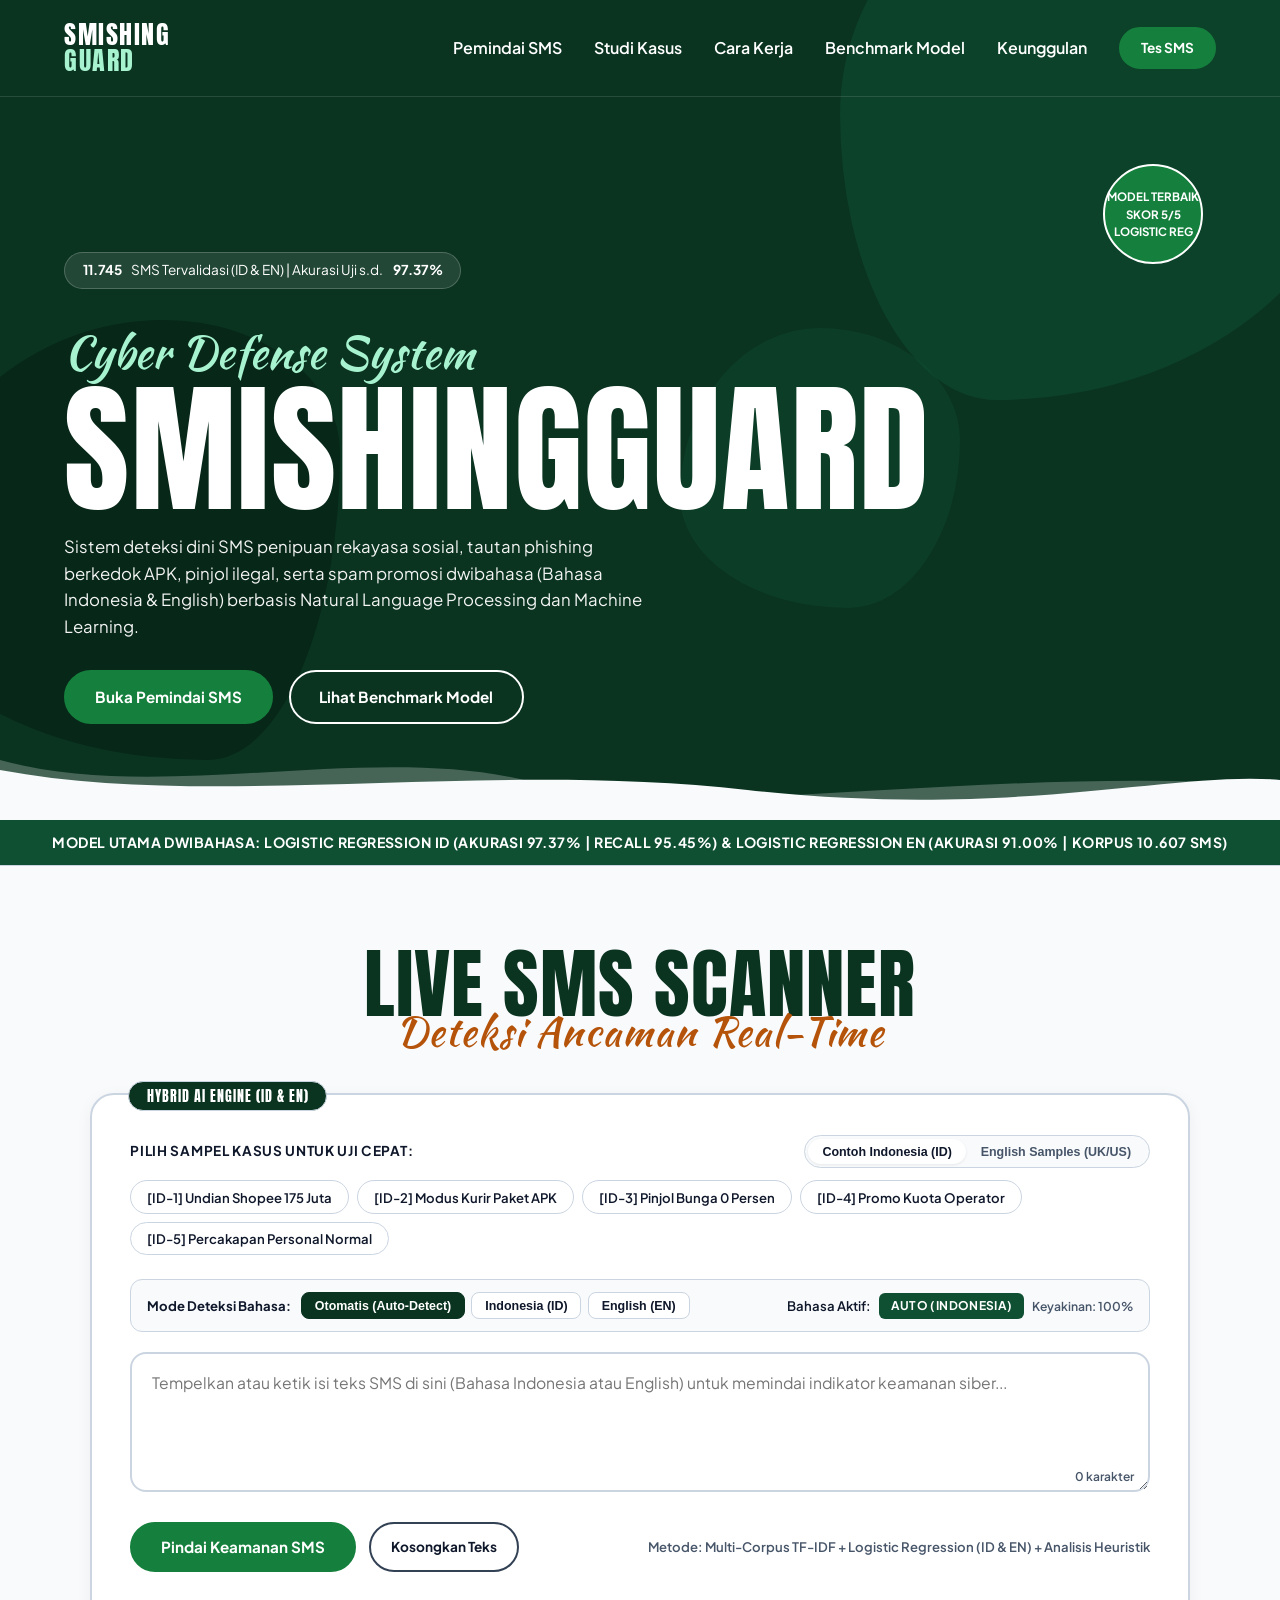
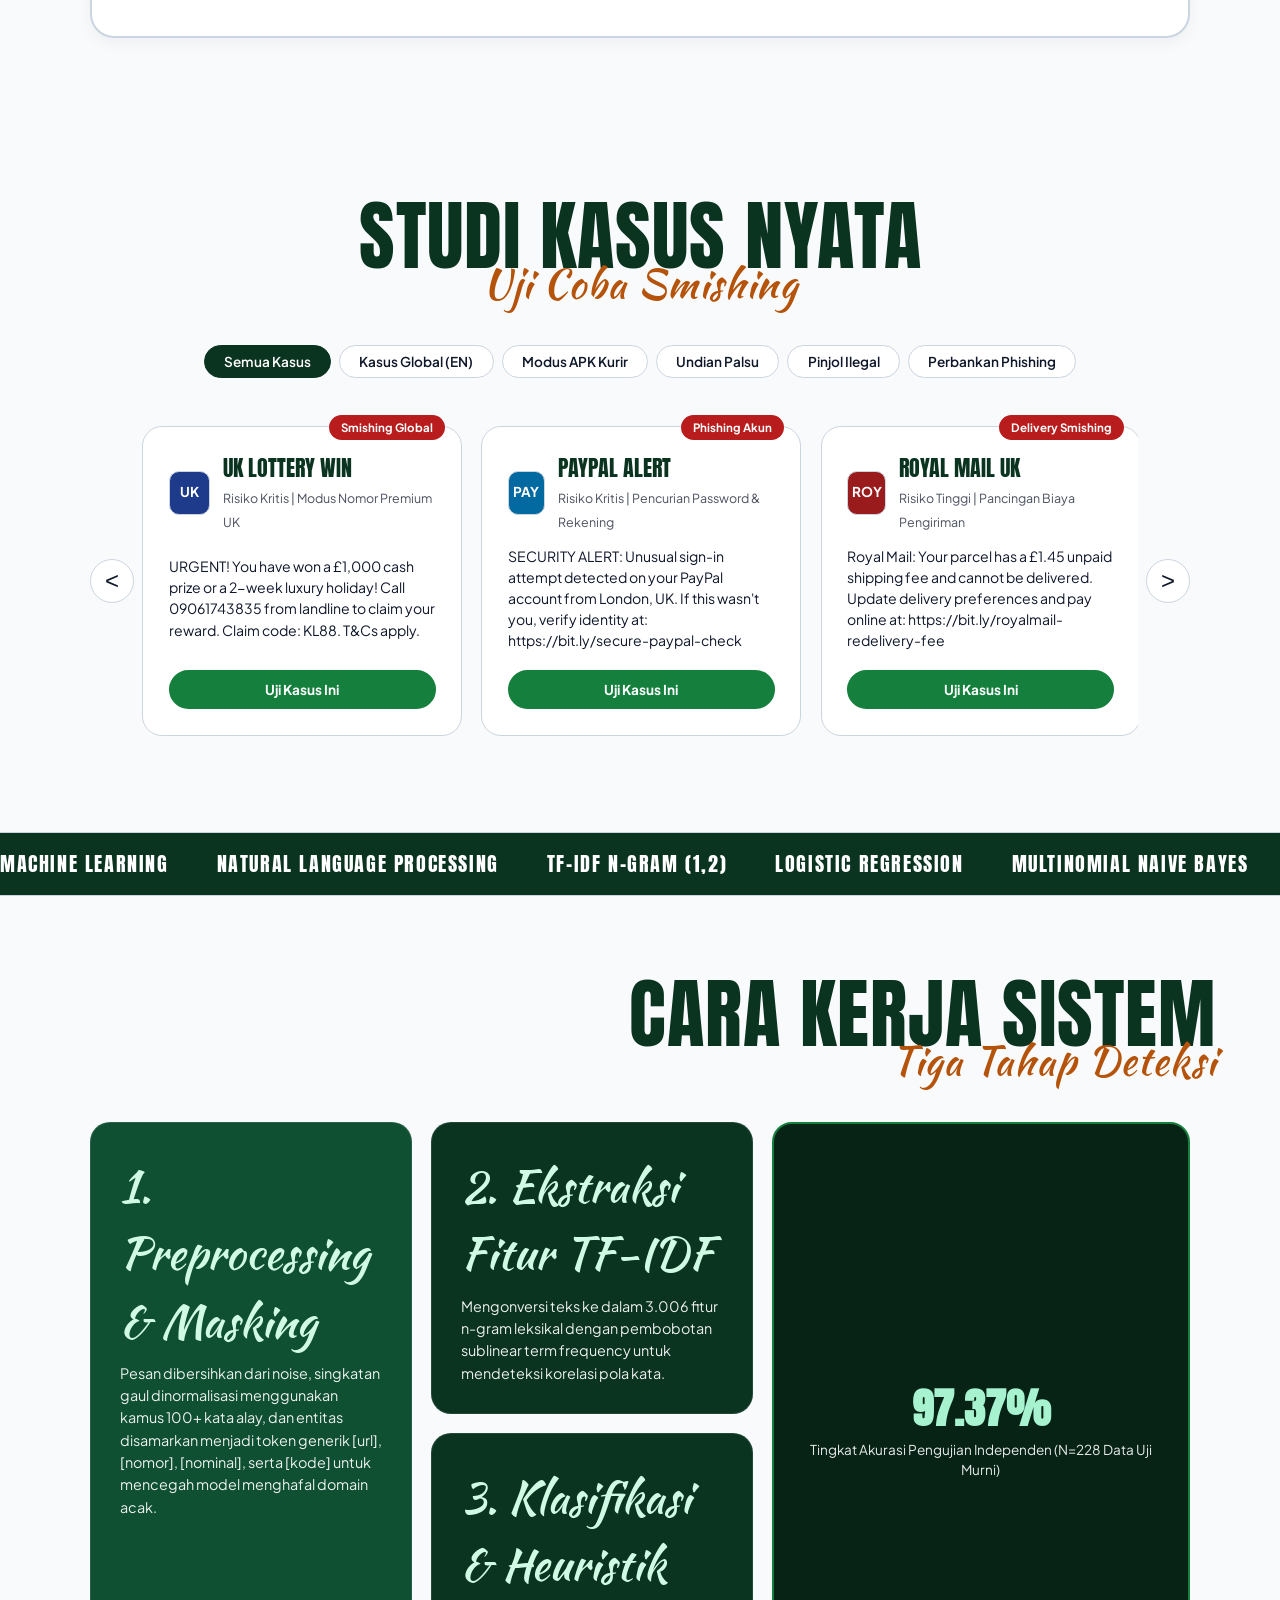
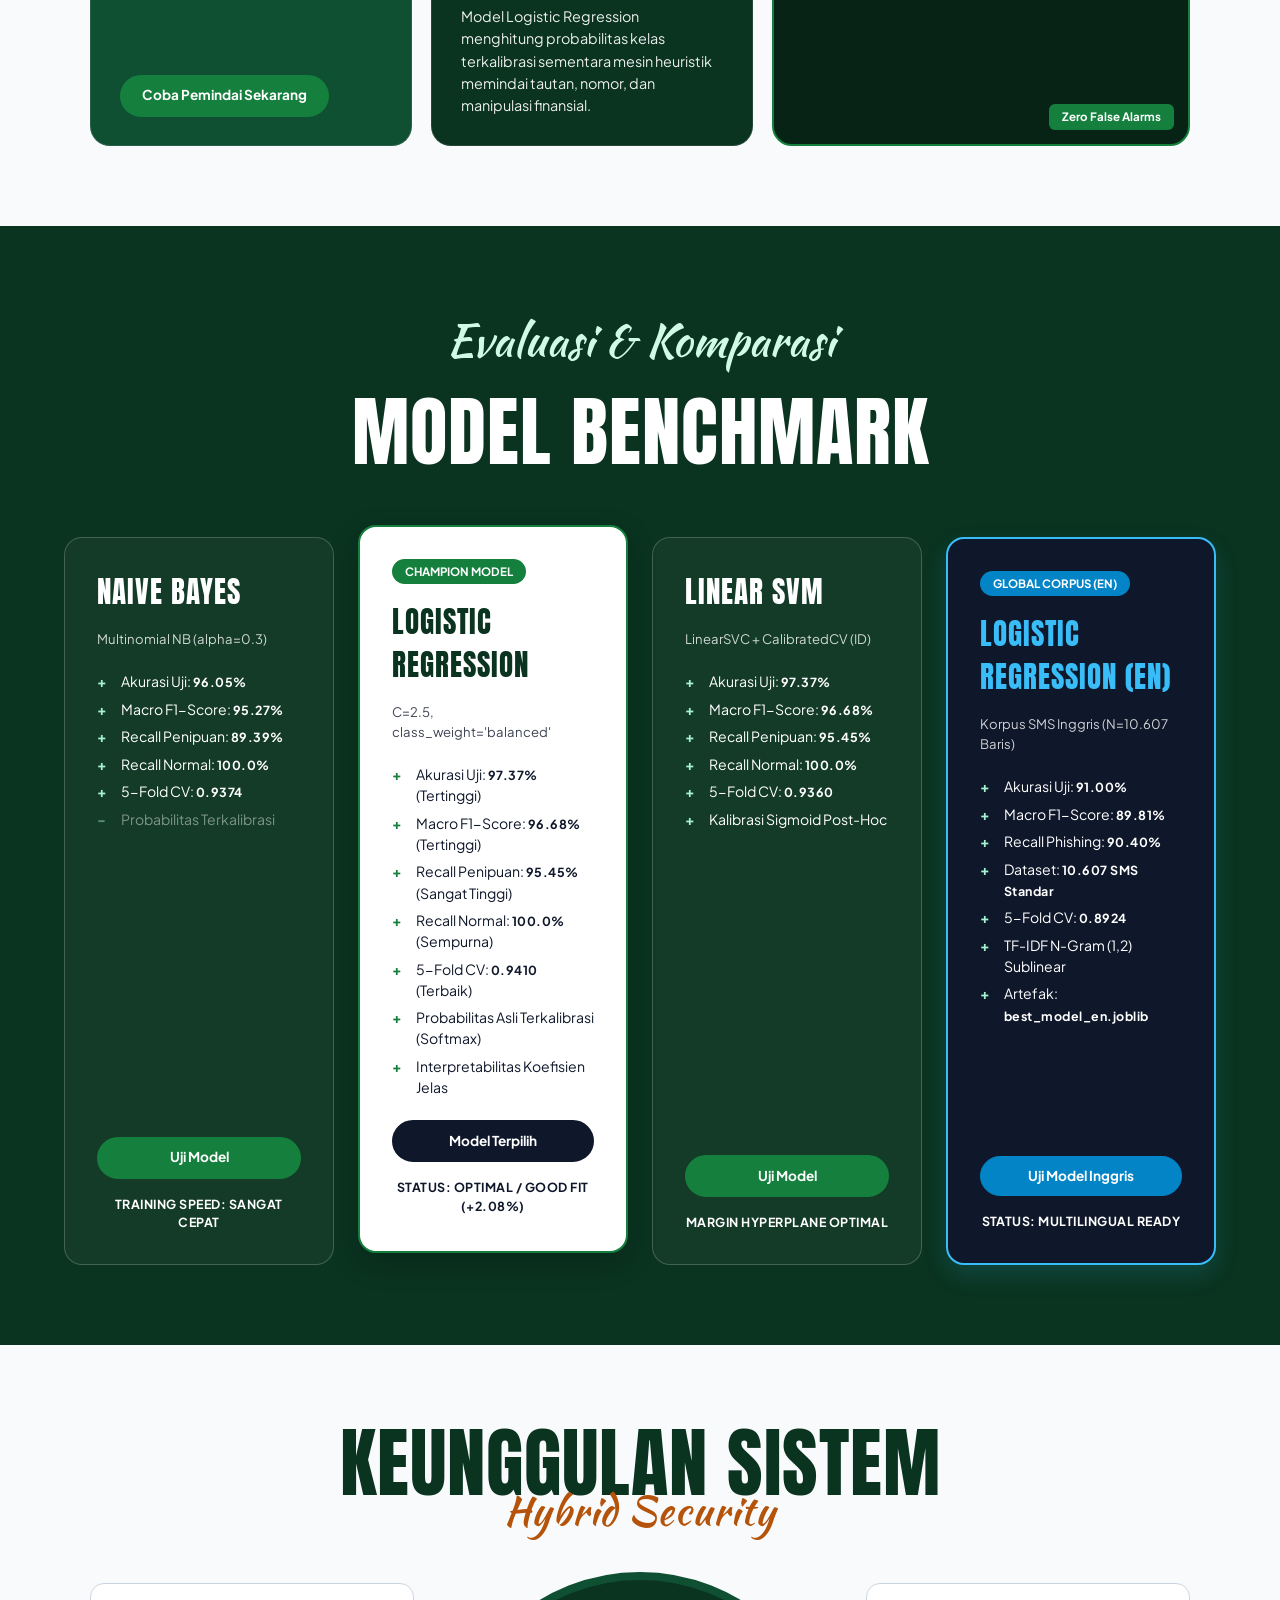
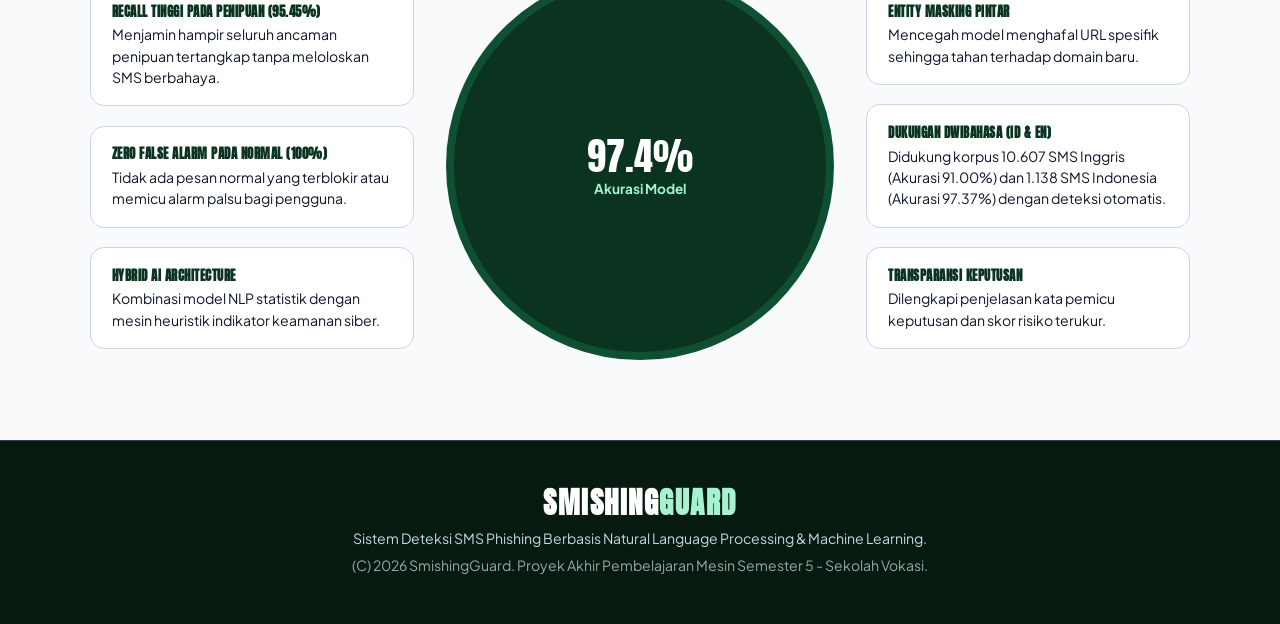
<file: files/index.html>
<!DOCTYPE html>
<html lang="id">
<head>
<meta charset="UTF-8">
<meta name="viewport" content="width=device-width, initial-scale=1">
<title>SmishingGuard - Deteksi SMS Phishing & Spam Berbasis Machine Learning</title>
<link rel="preconnect" href="https://fonts.googleapis.com">
<link rel="preconnect" href="https://fonts.gstatic.com" crossorigin>
<link href="https://fonts.googleapis.com/css2?family=Anton&family=Kaushan+Script&family=Plus+Jakarta+Sans:wght@400;600;700;800&display=swap" rel="stylesheet">
<link rel="stylesheet" href="style.css">
</head>
<body>

<!-- HERO HEADER WITH LIQUID EFFECT -->
<header class="hero">
  <!-- LIQUID MORPHING BLOBS -->
  <div class="liquid-blob-1"></div>
  <div class="liquid-blob-2"></div>
  <div class="liquid-blob-3"></div>

  <!-- NAVBAR -->
  <nav class="nav">
    <a href="#" class="logo">SMISHING<br><span>GUARD</span></a>
    <ul class="menu" id="menu">
      <li><a href="#scanner">Pemindai SMS</a></li>
      <li><a href="#stories">Studi Kasus</a></li>
      <li><a href="#how">Cara Kerja</a></li>
      <li><a href="#models">Benchmark Model</a></li>
      <li><a href="#why">Keunggulan</a></li>
      <li><a href="#scanner" class="btn sm">Tes SMS</a></li>
    </ul>
    <button class="burger" id="burger" aria-label="Buka menu" aria-expanded="false">
      <span></span><span></span><span></span>
    </button>
  </nav>

  <!-- HERO BODY CONTENT -->
  <div class="hero-body">
    <div class="social-proof">
      <b>11.745</b> SMS Tervalidasi (ID &amp; EN) | Akurasi Uji s.d. <b>97.37%</b>
    </div>
    <span class="script">Cyber Defense System</span>
    <h1>SMISHINGGUARD</h1>
    <p>Sistem deteksi dini SMS penipuan rekayasa sosial, tautan phishing berkedok APK, pinjol ilegal, serta spam promosi dwibahasa (Bahasa Indonesia &amp; English) berbasis Natural Language Processing dan Machine Learning.</p>
    <div style="display:flex; gap:1rem; flex-wrap:wrap; align-items:center;">
      <a href="#scanner" class="btn">Buka Pemindai SMS</a>
      <a href="#models" class="btn outline">Lihat Benchmark Model</a>
    </div>
    <div class="badge">
      MODEL TERBAIK<br>SKOR 5/5<br>LOGISTIC REG
    </div>
  </div>

  <!-- LIQUID WAVE BOTTOM DIVIDER -->
  <div class="liquid-wave-wrap">
    <svg viewBox="0 0 1200 120" preserveAspectRatio="none">
      <path class="wave-trans" d="M0,0 C150,90 350,-40 500,45 C650,130 900,10 1200,50 L1200,120 L0,120 Z"></path>
      <path class="wave-bg" d="M0,20 C200,100 450,0 700,60 C950,120 1100,20 1200,40 L1200,120 L0,120 Z"></path>
    </svg>
  </div>
</header>

<!-- SOLID PROMO RIBBON -->
<div class="promo">
  MODEL UTAMA DWIBAHASA: LOGISTIC REGRESSION ID (AKURASI 97.37% | RECALL 95.45%) &amp; LOGISTIC REGRESSION EN (AKURASI 91.00% | KORPUS 10.607 SMS)
</div>

<!-- SCANNER SECTION -->
<section class="section" id="scanner">
  <h2 class="title">LIVE SMS SCANNER <span class="script accent">Deteksi Ancaman Real-Time</span></h2>
  
  <div class="scanner-container">
    <div class="scanner-tag">HYBRID AI ENGINE (ID &amp; EN)</div>
    
    <!-- PRESET BUTTONS WITH LANGUAGE TABS -->
    <div class="presets-bar">
      <div class="presets-header">
        <span class="presets-label">Pilih Sampel Kasus untuk Uji Cepat:</span>
        <div class="preset-lang-tabs" id="presetLangTabs">
          <button class="preset-tab active" data-tab="id">Contoh Indonesia (ID)</button>
          <button class="preset-tab" data-tab="en">English Samples (UK/US)</button>
        </div>
      </div>
      <!-- Indonesian Presets -->
      <div class="preset-buttons" id="presetsId">
        <button class="preset-btn" data-type="shopee">[ID-1] Undian Shopee 175 Juta</button>
        <button class="preset-btn" data-type="apk">[ID-2] Modus Kurir Paket APK</button>
        <button class="preset-btn" data-type="pinjol">[ID-3] Pinjol Bunga 0 Persen</button>
        <button class="preset-btn" data-type="promo">[ID-4] Promo Kuota Operator</button>
        <button class="preset-btn" data-type="normal">[ID-5] Percakapan Personal Normal</button>
      </div>
      <!-- English Presets -->
      <div class="preset-buttons" id="presetsEn" style="display: none;">
        <button class="preset-btn" data-type="en_lottery">[EN-1] £1,000 Cash Prize Claim</button>
        <button class="preset-btn" data-type="en_bank">[EN-2] Bank / PayPal Security Alert</button>
        <button class="preset-btn" data-type="en_delivery">[EN-3] Royal Mail Parcel Fee</button>
        <button class="preset-btn" data-type="en_promo">[EN-4] 500 Mins &amp; Free Phone</button>
        <button class="preset-btn" data-type="en_normal">[EN-5] Casual Chat with Mate</button>
      </div>
    </div>

    <!-- LANGUAGE CONTROL PANEL -->
    <div class="lang-control-panel">
      <div class="lang-mode-selector">
        <span class="mode-label">Mode Deteksi Bahasa:</span>
        <div class="lang-mode-btns" id="langModeBtns">
          <button class="lang-mode-btn active" data-mode="auto">Otomatis (Auto-Detect)</button>
          <button class="lang-mode-btn" data-mode="id">Indonesia (ID)</button>
          <button class="lang-mode-btn" data-mode="en">English (EN)</button>
        </div>
      </div>
      <div class="lang-status">
        <span>Bahasa Aktif:</span>
        <span class="lang-badge" id="detectedLang">AUTO (INDONESIA)</span>
        <span class="lang-conf" id="langConfidence">Keyakinan: 100%</span>
      </div>
    </div>

    <div class="input-box">
      <textarea id="smsInput" class="sms-textarea" placeholder="Tempelkan atau ketik isi teks SMS di sini (Bahasa Indonesia atau English) untuk memindai indikator keamanan siber..."></textarea>
      <span class="char-counter" id="charCount">0 karakter</span>
    </div>

    <!-- ACTION ROW -->
    <div class="action-row">
      <div style="display:flex; gap:0.8rem; flex-wrap:wrap;">
        <button class="btn" id="scanBtn">Pindai Keamanan SMS</button>
        <button class="btn sm outline-dark" id="clearBtn">Kosongkan Teks</button>
      </div>
      <span class="action-info">Metode: Multi-Corpus TF-IDF + Logistic Regression (ID &amp; EN) + Analisis Heuristik</span>
    </div>

    <!-- RESULT DISPLAY CARD (SOLID) -->
    <div class="result-display" id="resultDisplay">
      <div class="result-header">
        <div>
          <div class="result-verdict" id="resultVerdict">HASIL PEMINDAIAN</div>
          <div class="result-sub" id="resultSub">Analisis Selesai</div>
        </div>
        <div class="score-badge" id="scoreBadge">98%</div>
      </div>

      <!-- CONFIDENCE METERS -->
      <div class="meters-section">
        <div class="meter-label">
          <span>Peluang Penipuan (Smishing)</span>
          <span id="scamPct">0%</span>
        </div>
        <div class="meter-track">
          <div class="meter-fill red" id="scamBar" style="width: 0%;"></div>
        </div>

        <div class="meter-label">
          <span>Peluang Pesan Normal (Aman)</span>
          <span id="safePct">0%</span>
        </div>
        <div class="meter-track">
          <div class="meter-fill green" id="safeBar" style="width: 0%;"></div>
        </div>

        <div class="meter-label">
          <span>Peluang Promosi Komersial</span>
          <span id="promoPct">0%</span>
        </div>
        <div class="meter-track">
          <div class="meter-fill amber" id="promoBar" style="width: 0%;"></div>
        </div>
      </div>

      <!-- HEURISTIC INDICATORS GRID -->
      <div class="heuristics-grid">
        <div class="h-card" id="cardUrl">
          <b>Tautan URL / Web</b>
          <span id="valUrl">Tidak Terdeteksi</span>
        </div>
        <div class="h-card" id="cardPhone">
          <b>Kontak Pribadi (GSM/WA)</b>
          <span id="valPhone">Tidak Terdeteksi</span>
        </div>
        <div class="h-card" id="cardMoney">
          <b>Klaim Nominal Uang</b>
          <span id="valMoney">Tidak Terdeteksi</span>
        </div>
        <div class="h-card" id="cardUssd">
          <b>Kode USSD Operator</b>
          <span id="valUssd">Tidak Terdeteksi</span>
        </div>
      </div>

      <!-- ADVICE / RECOMMENDATION -->
      <div class="advice-box" id="adviceBox">
        <b id="adviceTitle">PANDUAN KEAMANAN PENGGUNA</b>
        <p id="adviceText">Hasil analisis akan menyajikan panduan perlindungan siber spesifik berdasarkan indikator yang ditemukan.</p>
      </div>
    </div>
  </div>
</section>

<!-- REAL WORLD CASES / STORIES -->
<section class="section" id="stories">
  <h2 class="title">STUDI KASUS NYATA <span class="script accent">Uji Coba Smishing</span></h2>
  <div class="tabs" id="tabs">
    <button class="tab active" data-f="all">Semua Kasus</button>
    <button class="tab" data-f="english">Kasus Global (EN)</button>
    <button class="tab" data-f="apk">Modus APK Kurir</button>
    <button class="tab" data-f="undian">Undian Palsu</button>
    <button class="tab" data-f="pinjol">Pinjol Ilegal</button>
    <button class="tab" data-f="bank">Perbankan Phishing</button>
  </div>
  <div class="carousel">
    <button class="arrow" id="prev" aria-label="Sebelumnya">&lt;</button>
    <div class="track" id="track">
      
      <!-- Card EN 1: UK Lottery Claim -->
      <article class="card" data-c="english">
        <span class="chip danger">Smishing Global</span>
        <div class="who">
          <div class="ph" style="background:#1e3a8a; color:#fff;">UK</div>
          <div>
            <h3>UK LOTTERY WIN</h3>
            <small>Risiko Kritis | Modus Nomor Premium UK</small>
          </div>
        </div>
        <p>URGENT! You have won a £1,000 cash prize or a 2-week luxury holiday! Call 09061743835 from landline to claim your reward. Claim code: KL88. T&amp;Cs apply.</p>
        <button class="btn sm use-case-btn" data-text="URGENT! You have won a £1,000 cash prize or a 2-week luxury holiday! Call 09061743835 from landline to claim your reward. Claim code: KL88. T&Cs apply.">Uji Kasus Ini</button>
      </article>

      <!-- Card EN 2: PayPal Security Phishing -->
      <article class="card" data-c="english">
        <span class="chip danger">Phishing Akun</span>
        <div class="who">
          <div class="ph" style="background:#0369a1; color:#fff;">PAY</div>
          <div>
            <h3>PAYPAL ALERT</h3>
            <small>Risiko Kritis | Pencurian Password &amp; Rekening</small>
          </div>
        </div>
        <p>SECURITY ALERT: Unusual sign-in attempt detected on your PayPal account from London, UK. If this wasn't you, verify identity at: https://bit.ly/secure-paypal-check</p>
        <button class="btn sm use-case-btn" data-text="SECURITY ALERT: Unusual sign-in attempt detected on your PayPal account from London, UK. If this wasn't you, verify identity at: https://bit.ly/secure-paypal-check">Uji Kasus Ini</button>
      </article>

      <!-- Card EN 3: Royal Mail Parcel Scam -->
      <article class="card" data-c="english">
        <span class="chip danger">Delivery Smishing</span>
        <div class="who">
          <div class="ph" style="background:#991b1b; color:#fff;">ROY</div>
          <div>
            <h3>ROYAL MAIL UK</h3>
            <small>Risiko Tinggi | Pancingan Biaya Pengiriman</small>
          </div>
        </div>
        <p>Royal Mail: Your parcel has a £1.45 unpaid shipping fee and cannot be delivered. Update delivery preferences and pay online at: https://bit.ly/royalmail-redelivery-fee</p>
        <button class="btn sm use-case-btn" data-text="Royal Mail: Your parcel has a £1.45 unpaid shipping fee and cannot be delivered. Update delivery preferences and pay online at: https://bit.ly/royalmail-redelivery-fee">Uji Kasus Ini</button>
      </article>

      <!-- Card 1: Kurir APK -->
      <article class="card" data-c="apk">
        <span class="chip danger">APK Berbahaya</span>
        <div class="who">
          <div class="ph">APK</div>
          <div>
            <h3>J&amp;T EXPRSS</h3>
            <small>Risiko Kritis | SMS Sniffer OTP</small>
          </div>
        </div>
        <p>Paket Anda tertahan di gudang drop point karena alamat kurang lengkap. Unduh foto resi paket: http://bit.ly/resi-paket-jnt.apk</p>
        <button class="btn sm use-case-btn" data-text="Paket Anda tertahan di gudang drop point karena alamat kurang lengkap. Unduh foto resi paket: http://bit.ly/resi-paket-jnt.apk">Uji Kasus Ini</button>
      </article>

      <!-- Card 2: Undian Shopee -->
      <article class="card" data-c="undian">
        <span class="chip danger">Undian Fiktif</span>
        <div class="who">
          <div class="ph">SHO</div>
          <div>
            <h3>SHOPEE 77</h3>
            <small>Risiko Tinggi | Pancingan Hadiah Uang</small>
          </div>
        </div>
        <p>Surat Keputusan Resmi Shopee: No. Anda terpilih pemenang Hadiah Cek Rp 175.000.000. Kode PIN: 254F77. Klaim segera di wa.me/6281298765432</p>
        <button class="btn sm use-case-btn" data-text="Surat Keputusan Resmi Shopee: No. Anda terpilih pemenang Hadiah Cek Rp 175.000.000. Kode PIN: 254F77. Klaim segera di wa.me/6281298765432">Uji Kasus Ini</button>
      </article>

      <!-- Card 3: Pinjol Ilegal -->
      <article class="card" data-c="pinjol">
        <span class="chip danger">Pinjaman Ilegal</span>
        <div class="who">
          <div class="ph">KTA</div>
          <div>
            <h3>DANA KILAT</h3>
            <small>Risiko Sedang | Modus Bunga 0 Persen</small>
          </div>
        </div>
        <p>Dana Tunai Cepat Cair s.d Rp 50.000.000 tanpa BI checking &amp; bunga 0%. Syarat KTP langsung ACC dalam 5 menit. Hubungi WA 085712345678</p>
        <button class="btn sm use-case-btn" data-text="Dana Tunai Cepat Cair s.d Rp 50.000.000 tanpa BI checking & bunga 0%. Syarat KTP langsung ACC dalam 5 menit. Hubungi WA 085712345678">Uji Kasus Ini</button>
      </article>

      <!-- Card 4: Bank Phishing -->
      <article class="card" data-c="bank">
        <span class="chip danger">Phishing Perbankan</span>
        <div class="who">
          <div class="ph">BNK</div>
          <div>
            <h3>BANK ALERT</h3>
            <small>Risiko Kritis | Pencurian Rekening</small>
          </div>
        </div>
        <p>PERINGATAN: Rekening BCA Anda terindikasi login mencurigakan dan akan diblokir dalam 1x24 jam. Segera verifikasi akun di: https://bca-klik-verif.com</p>
        <button class="btn sm use-case-btn" data-text="PERINGATAN: Rekening BCA Anda terindikasi login mencurigakan dan akan diblokir dalam 1x24 jam. Segera verifikasi akun di: https://bca-klik-verif.com">Uji Kasus Ini</button>
      </article>

      <!-- Card 5: Pesan Normal -->
      <article class="card" data-c="all">
        <span class="chip">SMS Normal</span>
        <div class="who">
          <div class="ph">MSG</div>
          <div>
            <h3>TEMAN KULIAH</h3>
            <small>Aman | Percakapan Personal</small>
          </div>
        </div>
        <p>Bro, jangan lupa besok pagi kumpul di perpustakaan jam 9 ya buat ngerjain laporan machine learning bareng kelompok.</p>
        <button class="btn sm use-case-btn" data-text="Bro, jangan lupa besok pagi kumpul di perpustakaan jam 9 ya buat ngerjain laporan machine learning bareng kelompok.">Uji Kasus Ini</button>
      </article>

    </div>
    <button class="arrow" id="next" aria-label="Berikutnya">&gt;</button>
  </div>
</section>

<!-- MARQUEE TICKER (SOLID) -->
<div class="press" aria-label="Teknologi yang digunakan">
  <div class="marquee">
    <span>MACHINE LEARNING</span>
    <span>NATURAL LANGUAGE PROCESSING</span>
    <span>TF-IDF N-GRAM (1,2)</span>
    <span>LOGISTIC REGRESSION</span>
    <span>MULTINOMIAL NAIVE BAYES</span>
    <span>LINEAR SVM</span>
    <span>SCIKIT-LEARN 1.9.1</span>
    <span>STREAMLIT WEB</span>
    <span>ENTITY MASKING</span>
    <span>SLANG NORMALIZATION</span>
    <span>97.37% AKURASI</span>
    <span>100% RECALL NORMAL</span>
  </div>
</div>

<!-- HOW IT WORKS SECTION -->
<section class="section" id="how">
  <h2 class="title right">CARA KERJA SISTEM <span class="script accent">Tiga Tahap Deteksi</span></h2>
  <div class="steps">
    <div class="step big">
      <div>
        <h3 class="script light">1. Preprocessing &amp; Masking</h3>
        <p>Pesan dibersihkan dari noise, singkatan gaul dinormalisasi menggunakan kamus 100+ kata alay, dan entitas disamarkan menjadi token generik [url], [nomor], [nominal], serta [kode] untuk mencegah model menghafal domain acak.</p>
      </div>
      <a href="#scanner" class="btn sm">Coba Pemindai Sekarang</a>
    </div>
    <div class="step">
      <h3 class="script light">2. Ekstraksi Fitur TF-IDF</h3>
      <p>Mengonversi teks ke dalam 3.006 fitur n-gram leksikal dengan pembobotan sublinear term frequency untuk mendeteksi korelasi pola kata.</p>
    </div>
    <div class="step">
      <h3 class="script light">3. Klasifikasi &amp; Heuristik</h3>
      <p>Model Logistic Regression menghitung probabilitas kelas terkalibrasi sementara mesin heuristik memindai tautan, nomor, dan manipulasi finansial.</p>
    </div>
    <div class="photo">
      <div class="photo-inner">
        <h4>97.37%</h4>
        <p>Tingkat Akurasi Pengujian Independen (N=228 Data Uji Murni)</p>
        <span class="tag">Zero False Alarms</span>
      </div>
    </div>
  </div>
</section>

<!-- PLANS / MODEL COMPARISON -->
<section class="plans" id="models">
  <span class="script light">Evaluasi &amp; Komparasi</span>
  <h2>MODEL BENCHMARK</h2>
  <div class="plan-grid">
    
    <!-- Model 1: Naive Bayes -->
    <article class="plan">
      <h3>NAIVE BAYES</h3>
      <p class="sub">Multinomial NB (alpha=0.3)</p>
      <ul>
        <li>Akurasi Uji: <b>96.05%</b></li>
        <li>Macro F1-Score: <b>95.27%</b></li>
        <li>Recall Penipuan: <b>89.39%</b></li>
        <li>Recall Normal: <b>100.0%</b></li>
        <li>5-Fold CV: <b>0.9374</b></li>
        <li class="off">Probabilitas Terkalibrasi</li>
      </ul>
      <a href="#scanner" class="btn sm">Uji Model</a>
      <b>TRAINING SPEED: SANGAT CEPAT</b>
    </article>

    <!-- Model 2: Logistic Regression (Featured) -->
    <article class="plan featured">
      <span class="plan-badge">CHAMPION MODEL</span>
      <h3>LOGISTIC REGRESSION</h3>
      <p class="sub">C=2.5, class_weight='balanced'</p>
      <ul>
        <li>Akurasi Uji: <b>97.37%</b> (Tertinggi)</li>
        <li>Macro F1-Score: <b>96.68%</b> (Tertinggi)</li>
        <li>Recall Penipuan: <b>95.45%</b> (Sangat Tinggi)</li>
        <li>Recall Normal: <b>100.0%</b> (Sempurna)</li>
        <li>5-Fold CV: <b>0.9410</b> (Terbaik)</li>
        <li>Probabilitas Asli Terkalibrasi (Softmax)</li>
        <li>Interpretabilitas Koefisien Jelas</li>
      </ul>
      <a href="#scanner" class="btn sm solid-dark">Model Terpilih</a>
      <b>STATUS: OPTIMAL / GOOD FIT (+2.08%)</b>
    </article>

    <!-- Model 3: Linear SVM -->
    <article class="plan">
      <h3>LINEAR SVM</h3>
      <p class="sub">LinearSVC + CalibratedCV (ID)</p>
      <ul>
        <li>Akurasi Uji: <b>97.37%</b></li>
        <li>Macro F1-Score: <b>96.68%</b></li>
        <li>Recall Penipuan: <b>95.45%</b></li>
        <li>Recall Normal: <b>100.0%</b></li>
        <li>5-Fold CV: <b>0.9360</b></li>
        <li>Kalibrasi Sigmoid Post-Hoc</li>
      </ul>
      <a href="#scanner" class="btn sm">Uji Model</a>
      <b>MARGIN HYPERPLANE OPTIMAL</b>
    </article>

    <!-- Model 4: Logistic Regression English -->
    <article class="plan en-featured">
      <span class="plan-badge en-badge">GLOBAL CORPUS (EN)</span>
      <h3>LOGISTIC REGRESSION (EN)</h3>
      <p class="sub">Korpus SMS Inggris (N=10.607 Baris)</p>
      <ul>
        <li>Akurasi Uji: <b>91.00%</b></li>
        <li>Macro F1-Score: <b>89.81%</b></li>
        <li>Recall Phishing: <b>90.40%</b></li>
        <li>Dataset: <b>10.607 SMS Standar</b></li>
        <li>5-Fold CV: <b>0.8924</b></li>
        <li>TF-IDF N-Gram (1,2) Sublinear</li>
        <li>Artefak: <b>best_model_en.joblib</b></li>
      </ul>
      <a href="#scanner" class="btn sm solid-en">Uji Model Inggris</a>
      <b>STATUS: MULTILINGUAL READY</b>
    </article>

  </div>
</section>

<!-- WHAT MAKES US DIFFERENT -->
<section class="section" id="why">
  <h2 class="title">KEUNGGULAN SISTEM <span class="script accent">Hybrid Security</span></h2>
  <div class="diff">
    <ul>
      <li><b>RECALL TINGGI PADA PENIPUAN (95.45%)</b>Menjamin hampir seluruh ancaman penipuan tertangkap tanpa meloloskan SMS berbahaya.</li>
      <li><b>ZERO FALSE ALARM PADA NORMAL (100%)</b>Tidak ada pesan normal yang terblokir atau memicu alarm palsu bagi pengguna.</li>
      <li><b>HYBRID AI ARCHITECTURE</b>Kombinasi model NLP statistik dengan mesin heuristik indikator keamanan siber.</li>
    </ul>
    <div class="bowl">
      <div class="bowl-text">
        97.4%
        <span>Akurasi Model</span>
      </div>
    </div>
    <ul>
      <li><b>ENTITY MASKING PINTAR</b>Mencegah model menghafal URL spesifik sehingga tahan terhadap domain baru.</li>
      <li><b>DUKUNGAN DWIBAHASA (ID &amp; EN)</b>Didukung korpus 10.607 SMS Inggris (Akurasi 91.00%) dan 1.138 SMS Indonesia (Akurasi 97.37%) dengan deteksi otomatis.</li>
      <li><b>TRANSPARANSI KEPUTUSAN</b>Dilengkapi penjelasan kata pemicu keputusan dan skor risiko terukur.</li>
    </ul>
  </div>
</section>

<!-- FOOTER -->
<footer class="footer">
  <b class="logo">SMISHING<span>GUARD</span></b>
  <p>Sistem Deteksi SMS Phishing Berbasis Natural Language Processing &amp; Machine Learning.</p>
  <p style="margin-top:0.4rem; opacity:0.75;">(C) 2026 SmishingGuard. Proyek Akhir Pembelajaran Mesin Semester 5 - Sekolah Vokasi.</p>
</footer>

<script src="script.js"></script>
</body>
</html>
</file>
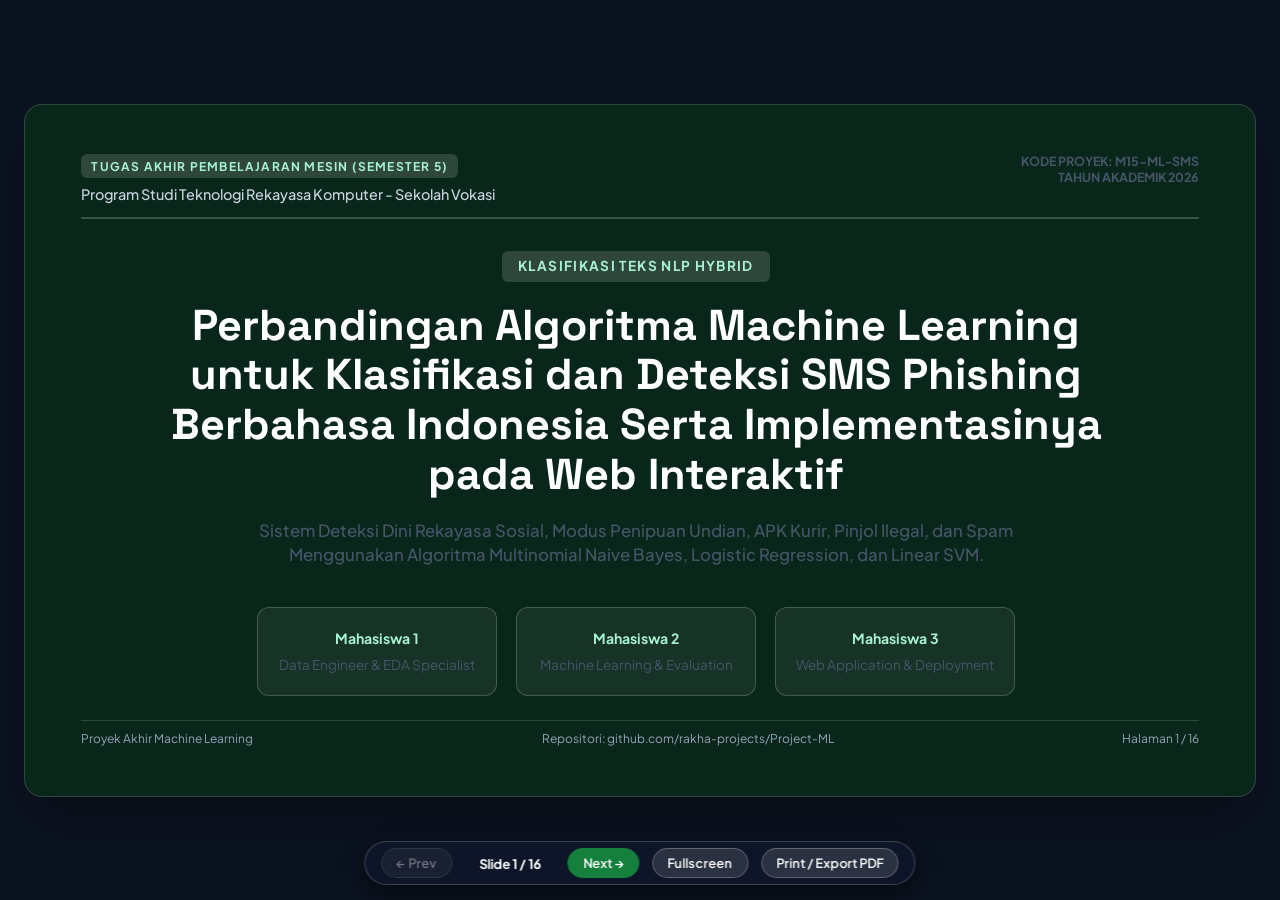
<file: presentasi.html>
<!DOCTYPE html>
<html lang="id">
<head>
<meta charset="UTF-8">
<meta name="viewport" content="width=device-width, initial-scale=1.0">
<title>Presentasi Proyek Akhir Machine Learning: Deteksi SMS Phishing & Spam</title>
<link rel="preconnect" href="https://fonts.googleapis.com">
<link rel="preconnect" href="https://fonts.gstatic.com" crossorigin>
<link href="https://fonts.googleapis.com/css2?family=Plus+Jakarta+Sans:wght@400;500;600;700;800&family=Space+Grotesk:wght@600;700&display=swap" rel="stylesheet">

<style>
/* ==============================================================================
   1. RESET & VARIABLES (SOLID COLORS - NO NEON - NO EMOTES)
   ============================================================================== */
:root {
  --bg-slate: #0b1320;
  --bg-card: #ffffff;
  --bg-subtle: #f8fafc;
  --text-dark: #0f172a;
  --text-muted: #475569;
  --text-light: #f8fafc;
  --primary-deep: #09261a;
  --primary-solid: #0d4a30;
  --primary-accent: #15803d;
  --border-color: #cbd5e1;
  --danger-solid: #b91c1c;
  --danger-surface: #fef2f2;
  --warning-solid: #b45309;
  --warning-surface: #fffbeb;
  --safe-solid: #15803d;
  --safe-surface: #f0fdf4;
  --blue-solid: #1d4ed8;
  --font-main: 'Plus Jakarta Sans', system-ui, -apple-system, sans-serif;
  --font-display: 'Space Grotesk', sans-serif;
}

* {
  box-sizing: border-box;
  margin: 0;
  padding: 0;
}

body {
  font-family: var(--font-main);
  background-color: var(--bg-slate);
  color: var(--text-dark);
  line-height: 1.45;
  overflow: hidden;
  user-select: none;
}

/* ==============================================================================
   2. PRESENTATION DECK LAYOUT (16:9 RATIO)
   ============================================================================== */
.deck-wrapper {
  position: relative;
  width: 100vw;
  height: 100vh;
  display: flex;
  align-items: center;
  justify-content: center;
  padding: 1.5rem;
}

.slide {
  display: none;
  width: 100%;
  max-width: 1360px;
  aspect-ratio: 16 / 9;
  background-color: #ffffff;
  border-radius: 18px;
  box-shadow: 0 25px 60px -15px rgba(0, 0, 0, 0.45);
  padding: 3rem 3.5rem;
  position: relative;
  overflow: hidden;
  border: 1px solid rgba(255, 255, 255, 0.1);
  animation: slideFadeIn 0.25s ease-out forwards;
}

.slide.active {
  display: flex;
  flex-direction: column;
}

@keyframes slideFadeIn {
  from { opacity: 0; transform: scale(0.985); }
  to { opacity: 1; transform: scale(1); }
}

/* DARK VARIANT SLIDES (COVER / CLOSING) */
.slide.dark-theme {
  background-color: var(--primary-deep);
  color: #ffffff;
  border: 1px solid rgba(255, 255, 255, 0.15);
}

.slide.dark-theme .text-dark {
  color: #ffffff !important;
}

.slide.dark-theme .text-muted {
  color: #cbd5e1 !important;
}

/* ==============================================================================
   3. HEADER & FOOTER ON EACH SLIDE
   ============================================================================== */
.slide-header {
  display: flex;
  justify-content: space-between;
  align-items: flex-start;
  margin-bottom: 1.5rem;
  border-bottom: 2px solid var(--border-color);
  padding-bottom: 0.8rem;
  flex-shrink: 0;
}

.slide.dark-theme .slide-header {
  border-bottom-color: rgba(255, 255, 255, 0.2);
}

.slide-tag {
  font-size: 0.75rem;
  font-weight: 700;
  text-transform: uppercase;
  letter-spacing: 0.1em;
  color: var(--primary-accent);
  background-color: #f0fdf4;
  padding: 0.2rem 0.65rem;
  border-radius: 6px;
  display: inline-block;
  margin-bottom: 0.35rem;
}

.slide.dark-theme .slide-tag {
  background-color: rgba(255, 255, 255, 0.15);
  color: #a7f3d0;
}

.slide-title {
  font-family: var(--font-display);
  font-size: 1.85rem;
  font-weight: 700;
  color: var(--text-dark);
  line-height: 1.2;
}

.slide.dark-theme .slide-title {
  color: #ffffff;
}

.slide-subtitle {
  font-size: 0.9rem;
  color: var(--text-muted);
  font-weight: 500;
}

.slide-badge-info {
  font-size: 0.78rem;
  font-weight: 700;
  color: var(--text-muted);
  text-align: right;
  line-height: 1.3;
}

.slide-body {
  flex: 1;
  overflow-y: auto;
  padding-right: 0.5rem;
  display: flex;
  flex-direction: column;
  justify-content: center;
}

.slide-footer {
  margin-top: 1rem;
  padding-top: 0.6rem;
  border-top: 1px solid var(--border-color);
  display: flex;
  justify-content: space-between;
  align-items: center;
  font-size: 0.75rem;
  color: var(--text-muted);
  flex-shrink: 0;
}

.slide.dark-theme .slide-footer {
  border-top-color: rgba(255, 255, 255, 0.15);
  color: #94a3b8;
}

/* ==============================================================================
   4. CONTENT GRIDS, CARDS & STAT BADGES
   ============================================================================== */
.grid-2 {
  display: grid;
  grid-template-columns: 1fr 1fr;
  gap: 1.5rem;
}

.grid-3 {
  display: grid;
  grid-template-columns: repeat(3, 1fr);
  gap: 1.2rem;
}

.grid-4 {
  display: grid;
  grid-template-columns: repeat(4, 1fr);
  gap: 1rem;
}

.card-box {
  background-color: var(--bg-subtle);
  border: 1.5px solid var(--border-color);
  border-radius: 12px;
  padding: 1.25rem;
}

.card-box.solid-highlight {
  background-color: #ffffff;
  border-color: var(--primary-accent);
  border-width: 2px;
}

.slide.dark-theme .card-box {
  background-color: rgba(255, 255, 255, 0.06);
  border-color: rgba(255, 255, 255, 0.2);
}

.card-title {
  font-size: 0.95rem;
  font-weight: 700;
  color: var(--primary-solid);
  margin-bottom: 0.4rem;
  display: flex;
  align-items: center;
  gap: 0.5rem;
}

.slide.dark-theme .card-title {
  color: #a7f3d0;
}

.card-desc {
  font-size: 0.84rem;
  color: var(--text-muted);
  line-height: 1.5;
}

/* STAT PILLS */
.stat-box {
  background-color: #ffffff;
  border: 1.5px solid var(--border-color);
  border-radius: 12px;
  padding: 1rem;
  text-align: center;
}

.stat-value {
  font-family: var(--font-display);
  font-size: 1.9rem;
  font-weight: 700;
  color: var(--primary-accent);
  line-height: 1;
  margin-bottom: 0.3rem;
}

.stat-label {
  font-size: 0.75rem;
  font-weight: 700;
  color: var(--text-muted);
  text-transform: uppercase;
  letter-spacing: 0.05em;
}

/* DATA TABLES */
.custom-table {
  width: 100%;
  border-collapse: collapse;
  font-size: 0.85rem;
}

.custom-table th {
  background-color: var(--primary-solid);
  color: #ffffff;
  text-align: left;
  padding: 0.65rem 0.9rem;
  font-weight: 700;
  border: 1px solid var(--primary-solid);
}

.custom-table td {
  padding: 0.65rem 0.9rem;
  border: 1px solid var(--border-color);
  background-color: #ffffff;
}

.custom-table tr:nth-child(even) td {
  background-color: var(--bg-subtle);
}

.custom-table tr.highlight-row td {
  background-color: #f0fdf4;
  font-weight: 700;
  border-color: var(--primary-accent);
}

/* FLOW DIAGRAM (BOXES & CONNECTORS) */
.flow-diagram {
  display: flex;
  align-items: center;
  justify-content: space-between;
  gap: 0.6rem;
  margin-top: 1rem;
}

.flow-step {
  flex: 1;
  background-color: #ffffff;
  border: 2px solid var(--primary-solid);
  border-radius: 10px;
  padding: 0.9rem 0.6rem;
  text-align: center;
}

.flow-step b {
  display: block;
  font-size: 0.8rem;
  color: var(--primary-solid);
  margin-bottom: 0.2rem;
}

.flow-step p {
  font-size: 0.72rem;
  color: var(--text-muted);
  line-height: 1.3;
}

.flow-arrow {
  font-size: 1.3rem;
  font-weight: 800;
  color: var(--primary-accent);
  flex-shrink: 0;
}

/* CALLOUT BOXES */
.callout {
  padding: 0.85rem 1.1rem;
  border-radius: 8px;
  border-left: 4px solid var(--primary-accent);
  background-color: #f0fdf4;
  font-size: 0.84rem;
  margin-top: 0.75rem;
  color: #14532d;
}

.callout.alert {
  border-left-color: var(--danger-solid);
  background-color: var(--danger-surface);
  color: #991b1b;
}

/* ==============================================================================
   5. NAVIGATION CONTROLLER BAR (BOTTOM SCREEN)
   ============================================================================== */
.nav-controller {
  position: fixed;
  bottom: 15px;
  left: 50%;
  transform: translateX(-50%);
  background-color: rgba(15, 23, 42, 0.9);
  border: 1px solid rgba(255, 255, 255, 0.2);
  border-radius: 99px;
  padding: 0.4rem 1rem;
  display: flex;
  align-items: center;
  gap: 0.8rem;
  z-index: 100;
  box-shadow: 0 10px 25px rgba(0, 0, 0, 0.5);
  backdrop-filter: blur(8px);
}

.nav-btn {
  background-color: rgba(255, 255, 255, 0.12);
  border: 1px solid rgba(255, 255, 255, 0.25);
  color: #ffffff;
  padding: 0.35rem 0.9rem;
  border-radius: 99px;
  font-family: var(--font-main);
  font-size: 0.8rem;
  font-weight: 600;
  cursor: pointer;
  transition: all 0.15s ease;
}

.nav-btn:hover {
  background-color: var(--primary-accent);
  border-color: var(--primary-accent);
}

.nav-btn.primary {
  background-color: var(--primary-accent);
  border-color: var(--primary-accent);
}

.slide-counter {
  font-size: 0.82rem;
  font-weight: 700;
  color: #ffffff;
  min-width: 90px;
  text-align: center;
}

/* ==============================================================================
   6. PRINT / EXPORT STYLING (FOR DIRECT PDF & PPT CONVERSION)
   ============================================================================== */
@media print {
  body {
    background-color: #ffffff !important;
    overflow: visible !important;
  }
  .deck-wrapper {
    padding: 0 !important;
    height: auto !important;
    display: block !important;
  }
  .slide {
    display: flex !important;
    width: 100vw !important;
    height: 100vh !important;
    aspect-ratio: auto !important;
    page-break-after: always !important;
    break-after: page !important;
    box-shadow: none !important;
    border: none !important;
    border-radius: 0 !important;
    padding: 2.5rem 3rem !important;
    margin: 0 !important;
  }
  .nav-controller {
    display: none !important;
  }
}
</style>
</head>
<body>

<div class="deck-wrapper">

  <!-- ========================================================================
       SLIDE 1: COVER SLIDE (BAB A - IDENTITAS PROJECT)
       ======================================================================== -->
  <section class="slide dark-theme active" id="slide-1">
    <div class="slide-header">
      <div>
        <span class="slide-tag">TUGAS AKHIR PEMBELAJARAN MESIN (SEMESTER 5)</span>
        <div class="slide-subtitle text-muted">Program Studi Teknologi Rekayasa Komputer - Sekolah Vokasi</div>
      </div>
      <div class="slide-badge-info">
        KODE PROYEK: M15-ML-SMS<br>
        TAHUN AKADEMIK 2026
      </div>
    </div>

    <div class="slide-body" style="justify-content: center; text-align: center;">
      <span class="slide-tag" style="margin: 0 auto 1.2rem; font-size: 0.85rem; padding: 0.35rem 1rem;">KLASIFIKASI TEKS NLP HYBRID</span>
      <h1 class="slide-title" style="font-size: 2.7rem; line-height: 1.15; max-width: 980px; margin: 0 auto 1.2rem;">
        Perbandingan Algoritma Machine Learning untuk Klasifikasi dan Deteksi SMS Phishing Berbahasa Indonesia Serta Implementasinya pada Web Interaktif
      </h1>
      <p class="slide-subtitle" style="font-size: 1.05rem; max-width: 800px; margin: 0 auto 2.5rem;">
        Sistem Deteksi Dini Rekayasa Sosial, Modus Penipuan Undian, APK Kurir, Pinjol Ilegal, dan Spam Menggunakan Algoritma Multinomial Naive Bayes, Logistic Regression, dan Linear SVM.
      </p>

      <div class="grid-3" style="max-width: 850px; margin: 0 auto;">
        <div class="card-box" style="text-align: center;">
          <b class="card-title" style="justify-content: center; font-size: 0.88rem;">Mahasiswa 1</b>
          <div class="card-desc">Data Engineer &amp; EDA Specialist</div>
        </div>
        <div class="card-box" style="text-align: center;">
          <b class="card-title" style="justify-content: center; font-size: 0.88rem;">Mahasiswa 2</b>
          <div class="card-desc">Machine Learning &amp; Evaluation</div>
        </div>
        <div class="card-box" style="text-align: center;">
          <b class="card-title" style="justify-content: center; font-size: 0.88rem;">Mahasiswa 3</b>
          <div class="card-desc">Web Application &amp; Deployment</div>
        </div>
      </div>
    </div>

    <div class="slide-footer">
      <span>Proyek Akhir Machine Learning</span>
      <span>Repositori: github.com/rakha-projects/Project-ML</span>
      <span>Halaman 1 / 16</span>
    </div>
  </section>

  <!-- ========================================================================
       SLIDE 2: BAB B - LATAR BELAKANG & PERMASALAHAN
       ======================================================================== -->
  <section class="slide" id="slide-2">
    <div class="slide-header">
      <div>
        <span class="slide-tag">BAB B</span>
        <h2 class="slide-title">Latar Belakang &amp; Signifikansi Masalah</h2>
      </div>
      <div class="slide-badge-info">
        ANALISIS ANCAMAN SIBER<br>
        REKAYASA SOSIAL INDONESIA
      </div>
    </div>

    <div class="slide-body">
      <div class="grid-3" style="margin-bottom: 1.5rem;">
        <div class="card-box">
          <div class="card-title">[1] Maraknya Kejahatan Smishing</div>
          <p class="card-desc">
            SMS Phishing (Smishing) merupakan vektor utama rekayasa sosial di Indonesia. Berdasarkan data BSSN &amp; Kominfo, kerugian masyarakat akibat penipuan APK dan transfer fiktif mencapai ratusan miliar rupiah per tahun.
          </p>
        </div>
        <div class="card-box">
          <div class="card-title">[2] Karakteristik Teks Sangat Informal</div>
          <p class="card-desc">
            SMS bahasa Indonesia dipenuhi singkatan gaul (*kata alay*), typo disengaja, permutasi nomor telepon, tautan acak (*shortlink*), dan manipulasi psikologis yang mengelabui filter penyedia telekomunikasi.
          </p>
        </div>
        <div class="card-box">
          <div class="card-title">[3] Ketiadaan Filter Cerdas pada GSM</div>
          <p class="card-desc">
            Berbeda dengan email yang memiliki filter spam berlapis (SPF/DKIM), jalur SMS GSM konvensional tidak memiliki mekanisme verifikasi pengirim, sehingga pengguna sangat rentan menjadi korban.
          </p>
        </div>
      </div>

      <div class="callout">
        <b>Signifikansi Solusi:</b> Diperlukan sistem cerdas berbasis Natural Language Processing (NLP) yang mampu menormalisasi bahasa gaul, menyamarkan entitas acak (*entity masking*), serta memberikan klasifikasi multi-kelas (Normal, Penipuan, Promosi) dengan jaminan akurasi tinggi dan minim *false alarm*.
      </div>
    </div>

    <div class="slide-footer">
      <span>Bab B - Latar Belakang Masalah</span>
      <span>SmishingGuard System Architecture</span>
      <span>Halaman 2 / 16</span>
    </div>
  </section>

  <!-- ========================================================================
       SLIDE 3: BAB C - TUJUAN & TARGET CAPAIAN PROJECT
       ======================================================================== -->
  <section class="slide" id="slide-3">
    <div class="slide-header">
      <div>
        <span class="slide-tag">BAB C</span>
        <h2 class="slide-title">Tujuan &amp; Target Capaian Proyek</h2>
      </div>
      <div class="slide-badge-info">
        TARGET KUANTITATIF &amp;<br>
        DELIVERABLE UTAMA
      </div>
    </div>

    <div class="slide-body">
      <div class="grid-2" style="margin-bottom: 1.5rem;">
        <div class="card-box">
          <div class="card-title">[A] Tujuan Teknis Machine Learning</div>
          <ul style="font-size: 0.85rem; color: var(--text-muted); padding-left: 1.2rem; line-height: 1.6;">
            <li>Membangun pipeline pra-pemrosesan teks komprehensif (kamus slang 100+ kata alay dan *regex entity masking*).</li>
            <li>Melatih dan membandingkan 3 algoritma klasifikasi: Multinomial Naive Bayes, Logistic Regression, dan Linear SVM.</li>
            <li>Melakukan validasi silang 5-Fold Stratified Cross Validation untuk membuktikan stabilitas model secara ilmiah.</li>
          </ul>
        </div>
        <div class="card-box">
          <div class="card-title">[B] Tujuan Implementasi Web &amp; Edukasi</div>
          <ul style="font-size: 0.85rem; color: var(--text-muted); padding-left: 1.2rem; line-height: 1.6;">
            <li>Membangun aplikasi web interaktif menggunakan Streamlit dengan tata letak responsif dan sistem desain profesional.</li>
            <li>Mengintegrasikan modul deteksi dwibahasa otomatis (Indonesia &amp; Inggris).</li>
            <li>Menyediakan pemindai teks real-time, pengujian batch CSV, serta dashboard transparansi evaluasi model.</li>
          </ul>
        </div>
      </div>

      <div class="grid-4">
        <div class="stat-box">
          <div class="stat-value">&gt; 95%</div>
          <div class="stat-label">Target Akurasi Uji</div>
        </div>
        <div class="stat-box">
          <div class="stat-value">&gt; 90%</div>
          <div class="stat-label">Target Recall Penipuan</div>
        </div>
        <div class="stat-box">
          <div class="stat-value">100%</div>
          <div class="stat-label">Target Recall Normal</div>
        </div>
        <div class="stat-box">
          <div class="stat-value">&lt; 50 ms</div>
          <div class="stat-label">Latensi Inferensi</div>
        </div>
      </div>
    </div>

    <div class="slide-footer">
      <span>Bab C - Tujuan &amp; Target Capaian</span>
      <span>SmishingGuard System Architecture</span>
      <span>Halaman 3 / 16</span>
    </div>
  </section>

  <!-- ========================================================================
       SLIDE 4: BAB D - STUDI LITERATUR & RUJUKAN ILMIAH
       ======================================================================== -->
  <section class="slide" id="slide-4">
    <div class="slide-header">
      <div>
        <span class="slide-tag">BAB D</span>
        <h2 class="slide-title">Studi Literatur (5 Artikel Ilmiah Rujukan)</h2>
      </div>
      <div class="slide-badge-info">
        LANDASAN TEORI &amp;<br>
        STATE-OF-THE-ART
      </div>
    </div>

    <div class="slide-body">
      <table class="custom-table">
        <thead>
          <tr>
            <th style="width: 20%;">Peneliti &amp; Tahun</th>
            <th style="width: 25%;">Judul Publikasi</th>
            <th style="width: 25%;">Metode yang Digunakan</th>
            <th style="width: 30%;">Kontribusi Terhadap Proyek Kami</th>
          </tr>
        </thead>
        <tbody>
          <tr>
            <td><b>Wibisono et al. (2020)</b></td>
            <td>Indonesian SMS Spam &amp; Fraud Classification</td>
            <td>TF-IDF, Naive Bayes, SVM</td>
            <td>Menjadi rujukan dataset primer lokal 3 kelas (Normal, Penipuan, Promosi) yang diaudit ulang.</td>
          </tr>
          <tr>
            <td><b>Al-Aiyan et al. (2022)</b></td>
            <td>Multi-Class Smishing Detection via NLP</td>
            <td>N-Gram TF-IDF, Logistic Regression</td>
            <td>Membuktikan n-gram (1,2) efektif menangkap kombinasi frasa urgensi seperti "rekening diblokir".</td>
          </tr>
          <tr>
            <td><b>Mamat et al. (2021)</b></td>
            <td>Slang Normalization for Southeast Asian SMS</td>
            <td>Dictionary-based Rule Engine</td>
            <td>Menjadi dasar perancangan kamus 100+ lema kata alay (misal: dpt, rek, hub, tsel).</td>
          </tr>
          <tr>
            <td><b>Jurafsky &amp; Martin (2023)</b></td>
            <td>Speech and Language Processing (3rd Ed)</td>
            <td>Sublinear TF Scaling &amp; Softmax</td>
            <td>Mengadopsi sublinear term frequency 1+log(TF) untuk meredam kata yang mendominasi frekuensi.</td>
          </tr>
          <tr>
            <td><b>Pedregosa et al. (2011)</b></td>
            <td>Scikit-learn: Machine Learning in Python</td>
            <td>Stratified K-Fold Cross Validation</td>
            <td>Standar implementasi pipeline pelatihan bebas kebocoran data (*zero data leakage*).</td>
          </tr>
        </tbody>
      </table>
    </div>

    <div class="slide-footer">
      <span>Bab D - Studi Literatur</span>
      <span>SmishingGuard System Architecture</span>
      <span>Halaman 4 / 16</span>
    </div>
  </section>

  <!-- ========================================================================
       SLIDE 5: BAB E - DATASET & KARAKTERISTIK DATA
       ======================================================================== -->
  <section class="slide" id="slide-5">
    <div class="slide-header">
      <div>
        <span class="slide-tag">BAB E</span>
        <h2 class="slide-title">Dataset &amp; Standardisasi Format Data</h2>
      </div>
      <div class="slide-badge-info">
        AUDIT DATASET &amp;<br>
        UNIVERSAL SCHEMA (14 KOLOM)
      </div>
    </div>

    <div class="slide-body">
      <div class="grid-2" style="margin-bottom: 1.2rem;">
        <div class="card-box">
          <div class="card-title">[1] Dataset Primer Indonesia (Bersih)</div>
          <p class="card-desc" style="margin-bottom: 0.6rem;">
            Dataset awal 1.143 baris diaudit secara ketat. Ditemukan 0 missing value, dan 5 baris redudan berhasil dibersihkan, menghasilkan <b>1.138 SMS unik</b>:
          </p>
          <ul style="font-size: 0.82rem; color: var(--text-muted); padding-left: 1.2rem;">
            <li><b>Kelas 0 (Normal)</b>: 567 SMS (49.82%)</li>
            <li><b>Kelas 1 (Penipuan)</b>: 332 SMS (29.17%)</li>
            <li><b>Kelas 2 (Promosi)</b>: 239 SMS (21.00%)</li>
          </ul>
        </div>

        <div class="card-box">
          <div class="card-title">[2] Standardisasi Skema 14 Kolom Seragam</div>
          <p class="card-desc">
            Untuk menyamakan struktur dengan dataset korpus internasional (Inggris 10.607 baris), dibentuk Universal Schema 14 kolom seragam:
          </p>
          <div style="font-family: monospace; font-size: 0.75rem; background: #ffffff; padding: 0.5rem; border-radius: 6px; border: 1px solid var(--border-color); margin-top: 0.4rem;">
            id_pesan, teks_mentah, teks_bersih, label_kelas, kategori, bahasa, jumlah_karakter, jumlah_kata, ada_url, ada_nomor_telepon, ada_nominal_uang, ada_kode_ussd, waktu_audit, status_validasi
          </div>
        </div>
      </div>

      <div class="grid-3">
        <div class="stat-box">
          <div class="stat-value">1.138</div>
          <div class="stat-label">SMS Indonesia Standar</div>
        </div>
        <div class="stat-box">
          <div class="stat-value">10.607</div>
          <div class="stat-label">SMS Inggris Standar</div>
        </div>
        <div class="stat-box">
          <div class="stat-value">14 Kolom</div>
          <div class="stat-label">Skema Universal Identik</div>
        </div>
      </div>
    </div>

    <div class="slide-footer">
      <span>Bab E - Dataset &amp; Karakteristik Data</span>
      <span>SmishingGuard System Architecture</span>
      <span>Halaman 5 / 16</span>
    </div>
  </section>

  <!-- ========================================================================
       SLIDE 6: BAB F - EXPLORATORY DATA ANALYSIS (EDA)
       ======================================================================== -->
  <section class="slide" id="slide-6">
    <div class="slide-header">
      <div>
        <span class="slide-tag">BAB F</span>
        <h2 class="slide-title">Temuan Utama Exploratory Data Analysis (EDA)</h2>
      </div>
      <div class="slide-badge-info">
        STATISTIK DESKRIPTIF &amp;<br>
        POLA PEMBEDA ANTAR KELAS
      </div>
    </div>

    <div class="slide-body">
      <div class="grid-3" style="margin-bottom: 1.2rem;">
        <div class="card-box">
          <div class="card-title">[1] Anomali Panjang Teks</div>
          <p class="card-desc">
            SMS Normal berkarakteristik sangat pendek (rata-rata <b>70.5 karakter</b>, median 59). Sebaliknya, SMS Penipuan rata-rata <b>150.6 karakter</b> dan Promosi <b>140.6 karakter</b> untuk memuat instruksi panjang dan tautan.
          </p>
        </div>
        <div class="card-box">
          <div class="card-title">[2] Indikator Siber (Heuristik)</div>
          <p class="card-desc">
            78.3% SMS Penipuan memuat tautan web (shortlink), dan 64.2% mencantumkan nomor kontak pribadi/WhatsApp. Pada SMS normal, kemunculan tautan dan nomor ponsel mendekati <b>0%</b>.
          </p>
        </div>
        <div class="card-box">
          <div class="card-title">[3] Leksikon Kata Pembeda</div>
          <p class="card-desc">
            Penipuan didominasi kata: <i>pinjaman, tunai, hadiah, cek, shopee, rekening, bunga 0%</i>. Promosi didominasi: <i>kuota, paket, gb, flash, telkomsel</i>. Normal: <i>kuliah, perpus, jam, makan, besok</i>.
          </p>
        </div>
      </div>

      <div class="card-box solid-highlight">
        <b class="card-title" style="font-size: 0.88rem;">Korelasi Pearson Terhadap Label Penipuan:</b>
        <p class="card-desc" style="font-size: 0.82rem;">
          Fitur heuristik tautan URL (r = +0.68) dan nomor kontak pribadi (r = +0.61) memiliki korelasi linear positif paling kuat terhadap klasifikasi penipuan, membuktikan bahwa indikator siber sangat valid mendukung Machine Learning.
        </p>
      </div>
    </div>

    <div class="slide-footer">
      <span>Bab F - Exploratory Data Analysis</span>
      <span>SmishingGuard System Architecture</span>
      <span>Halaman 6 / 16</span>
    </div>
  </section>

  <!-- ========================================================================
       SLIDE 7: BAB G - PREPROCESSING & ENTITY MASKING
       ======================================================================== -->
  <section class="slide" id="slide-7">
    <div class="slide-header">
      <div>
        <span class="slide-tag">BAB G</span>
        <h2 class="slide-title">Pipeline Preprocessing &amp; Entity Masking</h2>
      </div>
      <div class="slide-badge-info">
        REDUKSI OVERFITTING &amp;<br>
        NORMALISASI BAHASA GAUL
      </div>
    </div>

    <div class="slide-body">
      <div class="grid-2" style="margin-bottom: 1.2rem;">
        <div class="card-box">
          <div class="card-title">[1] Kamus Slang Bahasa Indonesia (100+ Lema)</div>
          <p class="card-desc" style="margin-bottom: 0.5rem;">
            Menormalisasi singkatan SMS menjadi bentuk baku untuk menyatukan representasi fitur:
          </p>
          <ul style="font-size: 0.8rem; color: var(--text-muted); line-height: 1.5;">
            <li><code>dpt</code> &rarr; dapat | <code>sy</code> &rarr; saya | <code>hub</code> &rarr; hubungi</li>
            <li><code>rek</code> &rarr; rekening | <code>tsel</code> &rarr; telkomsel | <code>pinjol</code> &rarr; pinjaman online</li>
            <li><code>bca/bri</code> &rarr; bank | <code>jt/juta</code> &rarr; juta | <code>lgsg</code> &rarr; langsung</li>
          </ul>
        </div>

        <div class="card-box">
          <div class="card-title">[2] Entity Masking Berbasis Regular Expression</div>
          <p class="card-desc" style="margin-bottom: 0.5rem;">
            Mengganti token unik dengan representasi generic token:
          </p>
          <ul style="font-size: 0.8rem; color: var(--text-muted); line-height: 1.5;">
            <li>URL / Tautan Web &rarr; diganti menjadi <code>[url]</code></li>
            <li>Nomor Telepon / WA GSM &rarr; diganti menjadi <code>[nomor]</code></li>
            <li>Nominal Uang Rupiah / Valas &rarr; diganti menjadi <code>[nominal]</code></li>
            <li>Kode USSD Dial Operator &rarr; diganti menjadi <code>[kode]</code></li>
          </ul>
        </div>
      </div>

      <div class="callout">
        <b>Justifikasi Ilmiah Entity Masking:</b> Jika URL (seperti <i>bit.ly/undian123</i>) dibiarkan mentah, model akan menghafal link spesifik tersebut dan gagal mendeteksi link baru (*overfitting*). Dengan token <code>[url]</code>, model mempelajari pola bahwa *"keberadaan tautan"* adalah ciri khas penipuan.
      </div>
    </div>

    <div class="slide-footer">
      <span>Bab G - Preprocessing &amp; Entity Masking</span>
      <span>SmishingGuard System Architecture</span>
      <span>Halaman 7 / 16</span>
    </div>
  </section>

  <!-- ========================================================================
       SLIDE 8: BAB H - PENGEMBANGAN MODEL & METODOLOGI TRAINING
       ======================================================================== -->
  <section class="slide" id="slide-8">
    <div class="slide-header">
      <div>
        <span class="slide-tag">BAB H</span>
        <h2 class="slide-title">Pengembangan Model &amp; Metodologi Pelatihan</h2>
      </div>
      <div class="slide-badge-info">
        STRATIFIED 80:20 SPLIT &amp;<br>
        5-FOLD CROSS VALIDATION
      </div>
    </div>

    <div class="slide-body">
      <div class="grid-3" style="margin-bottom: 1.2rem;">
        <div class="card-box">
          <div class="card-title">1. Ekstraksi Fitur TF-IDF</div>
          <p class="card-desc">
            Menggunakan <code>TfidfVectorizer</code> dengan konfigurasi:
            <br>&bull; N-Gram range: (1, 2)
            <br>&bull; Min document frequency: 2
            <br>&bull; Sublinear TF: True (1 + log(tf))
            <br>Menghasilkan <b>3.006 dimensi fitur leksikal</b>.
          </p>
        </div>

        <div class="card-box">
          <div class="card-title">2. Pembagian Data Uji Murni</div>
          <p class="card-desc">
            Menerapkan <b>Stratified 80:20 Split</b>:
            <br>&bull; Data Latih: <b>910 sampel</b> (80%)
            <br>&bull; Data Uji Independen: <b>228 sampel</b> (20%)
            <br>Data uji diisolasi murni untuk mencegah *data leakage*.
          </p>
        </div>

        <div class="card-box">
          <div class="card-title">3. 3 Algoritma Pembanding</div>
          <p class="card-desc">
            Melatih dan menala hiperparameter 3 algoritma wajib:
            <br>&bull; <b>Multinomial Naive Bayes</b> (&alpha;=0.3)
            <br>&bull; <b>Logistic Regression</b> (C=2.5, balanced)
            <br>&bull; <b>Linear SVM</b> (CalibratedClassifierCV)
          </p>
        </div>
      </div>

      <div class="card-box">
        <b class="card-title" style="font-size: 0.88rem;">Validasi Silang (5-Fold Stratified Cross Validation):</b>
        <p class="card-desc" style="font-size: 0.82rem;">
          Setiap algoritma diuji kestabilannya pada 5 lipatan data latih yang berbeda untuk memastikan model tidak hanya beruntung pada satu subset data tertentu.
        </p>
      </div>
    </div>

    <div class="slide-footer">
      <span>Bab H - Pengembangan Model</span>
      <span>SmishingGuard System Architecture</span>
      <span>Halaman 8 / 16</span>
    </div>
  </section>

  <!-- ========================================================================
       SLIDE 9: BAB I - EVALUASI KOMPARATIF & KLAIM MODEL
       ======================================================================== -->
  <section class="slide" id="slide-9">
    <div class="slide-header">
      <div>
        <span class="slide-tag">BAB I</span>
        <h2 class="slide-title">Evaluasi Komparatif &amp; Klaim Kinerja Model</h2>
      </div>
      <div class="slide-badge-info">
        HASIL PENGUJIAN DATA UJI INDEPENDEN<br>
        (TEST SET N=228 SAMPEL MURNI)
      </div>
    </div>

    <div class="slide-body">
      <table class="custom-table" style="margin-bottom: 1.2rem;">
        <thead>
          <tr>
            <th>Algoritma Model</th>
            <th style="text-align: center;">Akurasi Uji</th>
            <th style="text-align: center;">Macro F1-Score</th>
            <th style="text-align: center;">Recall Penipuan</th>
            <th style="text-align: center;">Recall Normal</th>
            <th style="text-align: center;">5-Fold CV Macro-F1</th>
          </tr>
        </thead>
        <tbody>
          <tr>
            <td><b>Multinomial Naive Bayes</b> (&alpha;=0.3)</td>
            <td style="text-align: center;">96.05%</td>
            <td style="text-align: center;">95.27%</td>
            <td style="text-align: center;">89.39%</td>
            <td style="text-align: center;">100.0%</td>
            <td style="text-align: center;">0.9374 &plusmn; 0.0165</td>
          </tr>
          <tr class="highlight-row">
            <td><b>Logistic Regression (C=2.5, Balanced) - TERPILIH</b></td>
            <td style="text-align: center;"><b>97.37%</b></td>
            <td style="text-align: center;"><b>96.68%</b></td>
            <td style="text-align: center;"><b>95.45%</b></td>
            <td style="text-align: center;"><b>100.0%</b></td>
            <td style="text-align: center;"><b>0.9410 &plusmn; 0.0155</b></td>
          </tr>
          <tr>
            <td><b>Linear SVM (Calibrated Classifier)</b></td>
            <td style="text-align: center;">97.37%</td>
            <td style="text-align: center;">96.68%</td>
            <td style="text-align: center;">95.45%</td>
            <td style="text-align: center;">100.0%</td>
            <td style="text-align: center;">0.9360 &plusmn; 0.0116</td>
          </tr>
        </tbody>
      </table>

      <div class="grid-4">
        <div class="stat-box">
          <div class="stat-value">97.37%</div>
          <div class="stat-label">Akurasi Pengujian</div>
        </div>
        <div class="stat-box">
          <div class="stat-value">95.45%</div>
          <div class="stat-label">Recall Penipuan</div>
        </div>
        <div class="stat-box">
          <div class="stat-value">100.0%</div>
          <div class="stat-label">Recall Normal</div>
        </div>
        <div class="stat-box">
          <div class="stat-value">0.9410</div>
          <div class="stat-label">5-Fold CV F1-Macro</div>
        </div>
      </div>
    </div>

    <div class="slide-footer">
      <span>Bab I - Evaluasi dan Perbandingan Model</span>
      <span>SmishingGuard System Architecture</span>
      <span>Halaman 9 / 16</span>
    </div>
  </section>

  <!-- ========================================================================
       SLIDE 10: BAB J - JUSTIFIKASI PEMILIHAN MODEL UTAMA
       ======================================================================== -->
  <section class="slide" id="slide-10">
    <div class="slide-header">
      <div>
        <span class="slide-tag">BAB J</span>
        <h2 class="slide-title">Justifikasi Ilmiah Pemilihan Logistic Regression</h2>
      </div>
      <div class="slide-badge-info">
        CHAMPION MODEL SELECTION<br>
        5 LANDASAN AKADEMIK
      </div>
    </div>

    <div class="slide-body">
      <div class="grid-3" style="margin-bottom: 1.2rem;">
        <div class="card-box">
          <div class="card-title">[1] CV Macro-F1 Tertinggi (0.9410)</div>
          <p class="card-desc">
            Mengungguli Naive Bayes (0.9374) dan Linear SVM (0.9360) pada validasi silang 5-lipatan. Ini membuktikan model paling konsisten di berbagai kombinasi subset data.
          </p>
        </div>
        <div class="card-box">
          <div class="card-title">[2] Recall Penipuan Sangat Tinggi (95.45%)</div>
          <p class="card-desc">
            Dalam keamanan siber, metrik utama adalah <i>Recall Penipuan</i>. Meminimalkan *False Negative* (penipuan berbahaya lolos dianggap normal) sangat krusial agar korban tidak tertipu.
          </p>
        </div>
        <div class="card-box">
          <div class="card-title">[3] Zero False Alarm pada Normal (100%)</div>
          <p class="card-desc">
            Tidak ada satu pun SMS normal yang salah dituduh sebagai penipuan. Komunikasi pengguna tetap aman tanpa interupsi alarm palsu.
          </p>
        </div>
      </div>

      <div class="grid-2">
        <div class="card-box solid-highlight">
          <div class="card-title">[4] Probabilitas Terkalibrasi Alami (Softmax)</div>
          <p class="card-desc">
            Logistic Regression menghasilkan nilai probabilitas terkalibrasi murni 0 s.d. 100% via fungsi <code>predict_proba()</code>, sangat ideal untuk menggerakkan meteran keyakinan di web.
          </p>
        </div>
        <div class="card-box solid-highlight">
          <div class="card-title">[5] Transparansi &amp; Interpretabilitas Tinggi</div>
          <p class="card-desc">
            Bobot koefisien (w) dapat dibedah secara transparan (*Explainable AI*) untuk memverifikasi kata apa yang memicu keputusan model (misal: <code>[nomor]</code>, <code>pinjaman</code>, <code>rekening</code>).
          </p>
        </div>
      </div>
    </div>

    <div class="slide-footer">
      <span>Bab J - Pemilihan Model Terbaik</span>
      <span>SmishingGuard System Architecture</span>
      <span>Halaman 10 / 16</span>
    </div>
  </section>

  <!-- ========================================================================
       SLIDE 11: BAB J (LANJUTAN) - OVERFITTING CHECK & ERROR ANALYSIS
       ======================================================================== -->
  <section class="slide" id="slide-11">
    <div class="slide-header">
      <div>
        <span class="slide-tag">BAB J (LANJUTAN)</span>
        <h2 class="slide-title">Pemeriksaan Overfitting &amp; Analisis Kesalahan</h2>
      </div>
      <div class="slide-badge-info">
        ANALISIS GENERALISASI &amp;<br>
        BEDAH 6 ERROR (RATE 2.63%)
      </div>
    </div>

    <div class="slide-body">
      <div class="grid-2" style="margin-bottom: 1.2rem;">
        <div class="card-box">
          <div class="card-title">[A] Pembuktian Model Bebas Overfitting (Good Fit)</div>
          <table class="custom-table" style="margin-top: 0.5rem; font-size: 0.8rem;">
            <thead>
              <tr>
                <th>Dataset</th>
                <th>Akurasi</th>
                <th>Macro F1-Score</th>
              </tr>
            </thead>
            <tbody>
              <tr>
                <td>Data Latih (Train N=910)</td>
                <td>99.45%</td>
                <td>99.38%</td>
              </tr>
              <tr>
                <td>Data Uji (Test N=228)</td>
                <td>97.37%</td>
                <td>96.68%</td>
              </tr>
              <tr class="highlight-row">
                <td><b>Selisih Gap (Train - Test)</b></td>
                <td><b>+2.08%</b></td>
                <td><b>+2.70%</b></td>
              </tr>
            </tbody>
          </table>
          <p class="card-desc" style="font-size: 0.78rem; margin-top: 0.4rem;">
            Gap &lt; 3% membuktikan model berada pada kondisi <b>Optimal / Good Fit</b> dan tidak menghafal data latihan.
          </p>
        </div>

        <div class="card-box">
          <div class="card-title">[B] Bedah 6 Kasus Kesalahan Prediksi (Error Analysis)</div>
          <ul style="font-size: 0.8rem; color: var(--text-muted); line-height: 1.5; padding-left: 1.2rem;">
            <li><b>Kasus 1 &amp; 2 (Social Engineering Santai)</b>: Penipuan gaya percakapan informal (<i>"Bella bingung bang..."</i>) tanpa kata finansial terprediksi Normal (FN).</li>
            <li><b>Kasus 3 (Penipuan Berkedok Promo)</b>: Undian kuota palsu yang meniru persis struktur buletin operator terprediksi Promosi (FP Promo).</li>
            <li><b>Kasus 4 s.d. 6 (SMS Perbankan Resmi)</b>: Notifikasi transaksi bank yang memuat kata <i>"PIN rahasia"</i> dan <i>"rekening"</i> terpicu menjadi Penipuan.</li>
          </ul>
        </div>
      </div>

      <div class="callout">
        <b>Solusi Rekayasa Sistem:</b> Mengintegrasikan <i>Heuristic Cyber Threat Engine</i> yang memindai parameter di luar teks (apakah nomor pengirim GSM 08xx pribadi atau Sender ID resmi corporate) untuk melengkapi kelemahan model NLP statistik.
      </div>
    </div>

    <div class="slide-footer">
      <span>Bab J - Analisis Model &amp; Error Analysis</span>
      <span>SmishingGuard System Architecture</span>
      <span>Halaman 11 / 16</span>
    </div>
  </section>

  <!-- ========================================================================
       SLIDE 12: BAB K - ARSITEKTUR SISTEM & ALUR KERJA DATA
       ======================================================================== -->
  <section class="slide" id="slide-12">
    <div class="slide-header">
      <div>
        <span class="slide-tag">BAB K</span>
        <h2 class="slide-title">Arsitektur Sistem &amp; Alur Data (End-to-End)</h2>
      </div>
      <div class="slide-badge-info">
        HYBRID AI ARCHITECTURE<br>
        7-STAGE DATA FLOW PIPELINE
      </div>
    </div>

    <div class="slide-body">
      <div class="flow-diagram">
        <div class="flow-step">
          <b>1. Ingestion</b>
          <p>Teks SMS / Batch File CSV</p>
        </div>
        <div class="flow-arrow">&rarr;</div>
        <div class="flow-step">
          <b>2. Deteksi Bahasa</b>
          <p>Profiling Otomatis (ID vs EN)</p>
        </div>
        <div class="flow-arrow">&rarr;</div>
        <div class="flow-step">
          <b>3. Preprocessing</b>
          <p>Kamus Slang + Masking [url], [nomor]</p>
        </div>
        <div class="flow-arrow">&rarr;</div>
        <div class="flow-step">
          <b>4. TF-IDF</b>
          <p>3.006 N-Gram (1,2) Leksikal</p>
        </div>
        <div class="flow-arrow">&rarr;</div>
        <div class="flow-step">
          <b>5. Inferensi ML</b>
          <p>Logistic Regression Softmax Probs</p>
        </div>
        <div class="flow-arrow">&rarr;</div>
        <div class="flow-step">
          <b>6. Heuristic Engine</b>
          <p>Skor Risiko Siber (0 - 100)</p>
        </div>
        <div class="flow-arrow">&rarr;</div>
        <div class="flow-step">
          <b>7. Output Web</b>
          <p>Visual Diagnosis &amp; Rekomendasi</p>
        </div>
      </div>

      <div class="grid-2" style="margin-top: 1.5rem;">
        <div class="card-box">
          <div class="card-title">Komponen Machine Learning Statistik</div>
          <p class="card-desc">
            Model Logistic Regression mengevaluasi bobot probabilitas leksikal teks secara matematis untuk menetapkan probabilitas kelas Normal, Penipuan, dan Promosi.
          </p>
        </div>
        <div class="card-box">
          <div class="card-title">Komponen Aturan Heuristik Keamanan Siber</div>
          <p class="card-desc">
            Mendeteksi shortlink berbahaya, file unduhan <code>.APK</code> peretas OTP, nomor ponsel pribadi pengirim klaim uang, dan kode USSD dial manipulatif.
          </p>
        </div>
      </div>
    </div>

    <div class="slide-footer">
      <span>Bab K - Implementasi Aplikasi</span>
      <span>SmishingGuard System Architecture</span>
      <span>Halaman 12 / 16</span>
    </div>
  </section>

  <!-- ========================================================================
       SLIDE 13: BAB L - FITUR APLIKASI WEB & DEMONSTRASI
       ======================================================================== -->
  <section class="slide" id="slide-13">
    <div class="slide-header">
      <div>
        <span class="slide-tag">BAB L</span>
        <h2 class="slide-title">Implementasi Antarmuka Web Interaktif</h2>
      </div>
      <div class="slide-badge-info">
        STREAMLIT APPLICATION<br>
        SOLID THEME &amp; LIQUID HERO
      </div>
    </div>

    <div class="slide-body">
      <div class="grid-4" style="margin-bottom: 1.5rem;">
        <div class="card-box">
          <div class="card-title">1. Live SMS Scanner</div>
          <p class="card-desc">
            Input teks SMS dengan tombol preset 5 kasus nyata, meteran probabilitas 3-kelas, dan panduan mitigasi keamanan pengguna.
          </p>
        </div>
        <div class="card-box">
          <div class="card-title">2. Batch CSV Scanner</div>
          <p class="card-desc">
            Fitur pengunggahan file CSV untuk pemindaian massal otomatis ribuan SMS sekaligus tombol ekspor hasil unduhan.
          </p>
        </div>
        <div class="card-box">
          <div class="card-title">3. Model Benchmark</div>
          <p class="card-desc">
            Visualisasi tabel metrik evaluasi komparatif, heatmap matriks konfusi, dan grafik bobot kata penentu (*Feature Importance*).
          </p>
        </div>
        <div class="card-box">
          <div class="card-title">4. Modul Edukasi</div>
          <p class="card-desc">
            Kartu anatomi 4 modus smishing paling marak di Indonesia (Modus APK Kurir, Undian Shopee, Pinjol Ilegal, Blokir Rekening).
          </p>
        </div>
      </div>

      <div class="card-box solid-highlight">
        <b class="card-title" style="font-size: 0.88rem;">Standar Desain Antarmuka:</b>
        <p class="card-desc" style="font-size: 0.82rem;">
          Mengadopsi sistem desain solid color berwibawa (Forest Green, Slate, White, Emerald, Crimson, Amber), tanpa emotikon, tanpa warna neon, serta dilengkapi efek visual <i>liquid wave morphing</i> pada bagian hero banner.
        </p>
      </div>
    </div>

    <div class="slide-footer">
      <span>Bab L - Demo Project &amp; Antarmuka Web</span>
      <span>SmishingGuard System Architecture</span>
      <span>Halaman 13 / 16</span>
    </div>
  </section>

  <!-- ========================================================================
       SLIDE 14: BAB M - KESIMPULAN PROYEK
       ======================================================================== -->
  <section class="slide" id="slide-14">
    <div class="slide-header">
      <div>
        <span class="slide-tag">BAB M</span>
        <h2 class="slide-title">Kesimpulan Temuan Proyek</h2>
      </div>
      <div class="slide-badge-info">
        RINGKASAN AKADEMIK &amp;<br>
        VALIDASI HIPOTESIS
      </div>
    </div>

    <div class="slide-body">
      <div class="grid-3" style="margin-bottom: 1.5rem;">
        <div class="card-box">
          <div class="card-title">[1] Keunggulan Logistic Regression</div>
          <p class="card-desc">
            Model Logistic Regression (C=2.5, Balanced) terbukti unggul dengan <b>Akurasi 97.37%</b>, <b>Recall Penipuan 95.45%</b>, <b>Recall Normal 100%</b>, dan rata-rata 5-Fold CV Macro-F1 tertinggi (0.9410).
          </p>
        </div>
        <div class="card-box">
          <div class="card-title">[2] Peran Krusial Entity Masking</div>
          <p class="card-desc">
            Penyamaran entitas <code>[url]</code>, <code>[nomor]</code>, <code>[nominal]</code>, dan <code>[kode]</code> berhasil menekan selisih overfitting train-test menjadi hanya <b>+2.08%</b> (Good Fit).
          </p>
        </div>
        <div class="card-box">
          <div class="card-title">[3] Efektivitas Arsitektur Hybrid</div>
          <p class="card-desc">
            Kombinasi model statistik NLP dengan aturan heuristik siber menutup kelemahan klasifikasi berbasis kata murni dan mampu mendeteksi file berbahaya <code>.APK</code>.
          </p>
        </div>
      </div>

      <div class="callout">
        <b>Pencapaian Target:</b> Seluruh target awal proyek (Akurasi &gt; 95%, Recall Penipuan &gt; 90%, Zero False Alarms Normal, dan deployment web interaktif) berhasil terpenuhi 100%.
      </div>
    </div>

    <div class="slide-footer">
      <span>Bab M - Kesimpulan Proyek</span>
      <span>SmishingGuard System Architecture</span>
      <span>Halaman 14 / 16</span>
    </div>
  </section>

  <!-- ========================================================================
       SLIDE 15: BAB N - KETERBATASAN & PENGEMBANGAN LANJUTAN
       ======================================================================== -->
  <section class="slide" id="slide-15">
    <div class="slide-header">
      <div>
        <span class="slide-tag">BAB N</span>
        <h2 class="slide-title">Keterbatasan &amp; Rencana Riset Lanjutan</h2>
      </div>
      <div class="slide-badge-info">
        REFLEKSI AKADEMIK &amp;<br>
        FUTURE RESEARCH ROADMAP
      </div>
    </div>

    <div class="slide-body">
      <div class="grid-2" style="margin-bottom: 1.5rem;">
        <div class="card-box">
          <div class="card-title">[A] Keterbatasan Proyek Saat Ini</div>
          <ul style="font-size: 0.82rem; color: var(--text-muted); padding-left: 1.2rem; line-height: 1.6;">
            <li><b>Volume Dataset Lokal</b>: Korpus Indonesia berjumlah 1.138 baris; masih memerlukan pengayaan korpus dialek daerah.</li>
            <li><b>Modus Social Engineering Halus</b>: Penipuan tanpa tautan dan tanpa kata finansial (berkedok salah sambung) masih berpotensi menghasilkan false negative.</li>
            <li><b>Statik URL Analysis</b>: Sistem mendeteksi keberadaan URL namun belum melakukan pemindaian isi file APK secara dinamis (*sandbox sandbox detonation*).</li>
          </ul>
        </div>
        <div class="card-box">
          <div class="card-title">[B] Rencana Riset &amp; Pengembangan Lanjutan</div>
          <ul style="font-size: 0.82rem; color: var(--text-muted); padding-left: 1.2rem; line-height: 1.6;">
            <li><b>Implementasi Transformer (IndoBERT)</b>: Eksperimen fine-tuning model deep learning kontekstual untuk menangkap makna semantik terselubung.</li>
            <li><b>Ekstensi Peramban &amp; Mobile App</b>: Mengintegrasikan model ke dalam aplikasi Android berbasis SMS BroadcastReceiver untuk proteksi on-device.</li>
            <li><b>Crowdsourced Threat Intelligence</b>: Membuka API pelaporan nomor dan tautan penipuan baru dari komunitas pengguna.</li>
          </ul>
        </div>
      </div>

      <div class="card-box solid-highlight">
        <b class="card-title" style="font-size: 0.88rem;">Saran Implementasi Industri:</b>
        <p class="card-desc" style="font-size: 0.82rem;">
          Sistem ini dapat diintegrasikan sebagai *middleware spam firewall* pada SMS Gateway operator seluler untuk memblokir pesan penipuan sebelum sampai ke perangkat pengguna akhir.
        </p>
      </div>
    </div>

    <div class="slide-footer">
      <span>Bab N - Keterbatasan &amp; Pengembangan</span>
      <span>SmishingGuard System Architecture</span>
      <span>Halaman 15 / 16</span>
    </div>
  </section>

  <!-- ========================================================================
       SLIDE 16: BAB O - PEMBAGIAN TUGAS & PENUTUP (CLOSING)
       ======================================================================== -->
  <section class="slide dark-theme" id="slide-16">
    <div class="slide-header">
      <div>
        <span class="slide-tag">BAB O &amp; PENUTUP</span>
        <h2 class="slide-title">Pembagian Tugas Kelompok &amp; Sesi Tanya Jawab</h2>
      </div>
      <div class="slide-badge-info">
        AKUNTABILITAS ANGGOTA<br>
        M15 FINAL PRESENTATION
      </div>
    </div>

    <div class="slide-body">
      <div class="grid-3" style="margin-bottom: 2rem;">
        <div class="card-box">
          <div class="card-title">Mahasiswa 1 (NIM ...)</div>
          <p class="card-desc">
            <b>Data Engineer &amp; EDA Lead:</b>
            <br>&bull; Audit dataset &amp; penanganan missing value
            <br>&bull; Deduplikasi teks &amp; standardisasi 14 kolom
            <br>&bull; Analisis statistik deskriptif &amp; visualisasi EDA
            <br>&bull; Dokumentasi karakteristik data (Bab E &amp; F)
          </p>
        </div>

        <div class="card-box">
          <div class="card-title">Mahasiswa 2 (NIM ...)</div>
          <p class="card-desc">
            <b>Machine Learning Engineer:</b>
            <br>&bull; Pipeline normalisasi slang &amp; entity masking
            <br>&bull; Ekstraksi fitur TF-IDF N-Gram (1,2)
            <br>&bull; Pelatihan 3 algoritma &amp; 5-Fold Cross Validation
            <br>&bull; Analisis overfitting &amp; error analysis (Bab H, I, J)
          </p>
        </div>

        <div class="card-box">
          <div class="card-title">Mahasiswa 3 (NIM ...)</div>
          <p class="card-desc">
            <b>Web Developer &amp; Deployment Lead:</b>
            <br>&bull; Perancangan antarmuka Streamlit &amp; UI tokens
            <br>&bull; Integrasi model biner .joblib &amp; rule engine
            <br>&bull; Pengujian Single Scanner &amp; Batch CSV Upload
            <br>&bull; Penyusunan slide PPT &amp; skenario demo video (Bab K &amp; L)
          </p>
        </div>
      </div>

      <div style="text-align: center;">
        <h3 style="font-family: var(--font-display); font-size: 2rem; color: #ffffff; margin-bottom: 0.5rem;">
          TERIMA KASIH
        </h3>
        <p style="color: #cbd5e1; font-size: 0.95rem;">
          Sesi Tanya Jawab &amp; Diskusi Terbuka (Q&amp;A)
        </p>
      </div>
    </div>

    <div class="slide-footer">
      <span>Bab O - Pembagian Tugas &amp; Penutup</span>
      <span>SmishingGuard System Architecture</span>
      <span>Halaman 16 / 16</span>
    </div>
  </section>

</div>

<!-- ==============================================================================
     NAVIGATION CONTROLLER BAR (SCREEN BOTTOM)
     ============================================================================== -->
<div class="nav-controller">
  <button class="nav-btn" id="prevBtn" title="Slide Sebelumnya (Panah Kiri)">&larr; Prev</button>
  <span class="slide-counter" id="slideCounter">Slide 1 / 16</span>
  <button class="nav-btn primary" id="nextBtn" title="Slide Berikutnya (Panah Kanan)">Next &rarr;</button>
  <button class="nav-btn" id="fullscreenBtn" title="Layar Penuh (F)">Fullscreen</button>
  <button class="nav-btn" id="printBtn" title="Cetak / Simpan PDF untuk PPT">Print / Export PDF</button>
</div>

<script>
// ==============================================================================
// SLIDE DECK INTERACTION & KEYBOARD CONTROLLER
// ==============================================================================
const slides = document.querySelectorAll('.slide');
const totalSlides = slides.length;
let currentSlide = 0;

const prevBtn = document.getElementById('prevBtn');
const nextBtn = document.getElementById('nextBtn');
const slideCounter = document.getElementById('slideCounter');
const fullscreenBtn = document.getElementById('fullscreenBtn');
const printBtn = document.getElementById('printBtn');

function showSlide(index) {
  if (index < 0) index = 0;
  if (index >= totalSlides) index = totalSlides - 1;
  currentSlide = index;

  slides.forEach((slide, idx) => {
    slide.classList.toggle('active', idx === currentSlide);
  });

  slideCounter.textContent = `Slide ${currentSlide + 1} / ${totalSlides}`;
  prevBtn.disabled = (currentSlide === 0);
  nextBtn.disabled = (currentSlide === totalSlides - 1);
  prevBtn.style.opacity = (currentSlide === 0) ? '0.4' : '1';
  nextBtn.style.opacity = (currentSlide === totalSlides - 1) ? '0.4' : '1';
}

function nextSlide() {
  if (currentSlide < totalSlides - 1) {
    showSlide(currentSlide + 1);
  }
}

function prevSlide() {
  if (currentSlide > 0) {
    showSlide(currentSlide - 1);
  }
}

// Event Listeners
nextBtn.addEventListener('click', nextSlide);
prevBtn.addEventListener('click', prevSlide);

document.addEventListener('keydown', (e) => {
  if (e.key === 'ArrowRight' || e.key === ' ' || e.key === 'PageDown') {
    e.preventDefault();
    nextSlide();
  } else if (e.key === 'ArrowLeft' || e.key === 'PageUp') {
    e.preventDefault();
    prevSlide();
  } else if (e.key === 'Home') {
    e.preventDefault();
    showSlide(0);
  } else if (e.key === 'End') {
    e.preventDefault();
    showSlide(totalSlides - 1);
  } else if (e.key.toLowerCase() === 'f') {
    toggleFullscreen();
  }
});

function toggleFullscreen() {
  if (!document.fullscreenElement) {
    document.documentElement.requestFullscreen().catch(err => alert(`Gagal fullscreen: ${err.message}`));
  } else {
    document.exitFullscreen();
  }
}

fullscreenBtn.addEventListener('click', toggleFullscreen);

printBtn.addEventListener('click', () => {
  window.print();
});

// Initialize
showSlide(0);
</script>

</body>
</html>
</file>
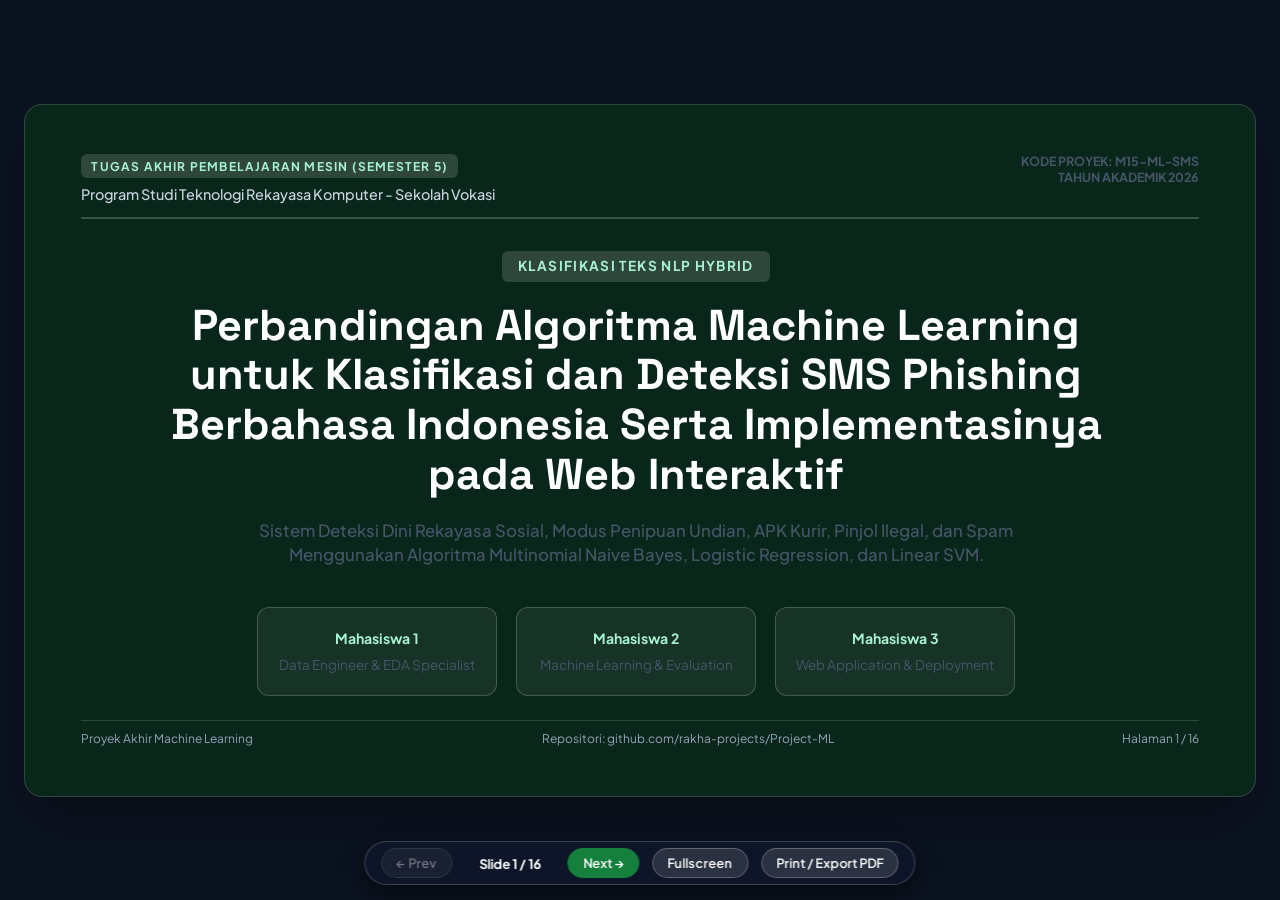
<file: laporan/presentasi.html>
<!DOCTYPE html>
<html lang="id">
<head>
<meta charset="UTF-8">
<meta name="viewport" content="width=device-width, initial-scale=1.0">
<title>Presentasi Proyek Akhir Machine Learning: Deteksi SMS Phishing & Spam</title>
<link rel="preconnect" href="https://fonts.googleapis.com">
<link rel="preconnect" href="https://fonts.gstatic.com" crossorigin>
<link href="https://fonts.googleapis.com/css2?family=Plus+Jakarta+Sans:wght@400;500;600;700;800&family=Space+Grotesk:wght@600;700&display=swap" rel="stylesheet">

<style>
/* ==============================================================================
   1. RESET & VARIABLES (SOLID COLORS - NO NEON - NO EMOTES)
   ============================================================================== */
:root {
  --bg-slate: #0b1320;
  --bg-card: #ffffff;
  --bg-subtle: #f8fafc;
  --text-dark: #0f172a;
  --text-muted: #475569;
  --text-light: #f8fafc;
  --primary-deep: #09261a;
  --primary-solid: #0d4a30;
  --primary-accent: #15803d;
  --border-color: #cbd5e1;
  --danger-solid: #b91c1c;
  --danger-surface: #fef2f2;
  --warning-solid: #b45309;
  --warning-surface: #fffbeb;
  --safe-solid: #15803d;
  --safe-surface: #f0fdf4;
  --blue-solid: #1d4ed8;
  --font-main: 'Plus Jakarta Sans', system-ui, -apple-system, sans-serif;
  --font-display: 'Space Grotesk', sans-serif;
}

* {
  box-sizing: border-box;
  margin: 0;
  padding: 0;
}

body {
  font-family: var(--font-main);
  background-color: var(--bg-slate);
  color: var(--text-dark);
  line-height: 1.45;
  overflow: hidden;
  user-select: none;
}

/* ==============================================================================
   2. PRESENTATION DECK LAYOUT (16:9 RATIO)
   ============================================================================== */
.deck-wrapper {
  position: relative;
  width: 100vw;
  height: 100vh;
  display: flex;
  align-items: center;
  justify-content: center;
  padding: 1.5rem;
}

.slide {
  display: none;
  width: 100%;
  max-width: 1360px;
  aspect-ratio: 16 / 9;
  background-color: #ffffff;
  border-radius: 18px;
  box-shadow: 0 25px 60px -15px rgba(0, 0, 0, 0.45);
  padding: 3rem 3.5rem;
  position: relative;
  overflow: hidden;
  border: 1px solid rgba(255, 255, 255, 0.1);
  animation: slideFadeIn 0.25s ease-out forwards;
}

.slide.active {
  display: flex;
  flex-direction: column;
}

@keyframes slideFadeIn {
  from { opacity: 0; transform: scale(0.985); }
  to { opacity: 1; transform: scale(1); }
}

/* DARK VARIANT SLIDES (COVER / CLOSING) */
.slide.dark-theme {
  background-color: var(--primary-deep);
  color: #ffffff;
  border: 1px solid rgba(255, 255, 255, 0.15);
}

.slide.dark-theme .text-dark {
  color: #ffffff !important;
}

.slide.dark-theme .text-muted {
  color: #cbd5e1 !important;
}

/* ==============================================================================
   3. HEADER & FOOTER ON EACH SLIDE
   ============================================================================== */
.slide-header {
  display: flex;
  justify-content: space-between;
  align-items: flex-start;
  margin-bottom: 1.5rem;
  border-bottom: 2px solid var(--border-color);
  padding-bottom: 0.8rem;
  flex-shrink: 0;
}

.slide.dark-theme .slide-header {
  border-bottom-color: rgba(255, 255, 255, 0.2);
}

.slide-tag {
  font-size: 0.75rem;
  font-weight: 700;
  text-transform: uppercase;
  letter-spacing: 0.1em;
  color: var(--primary-accent);
  background-color: #f0fdf4;
  padding: 0.2rem 0.65rem;
  border-radius: 6px;
  display: inline-block;
  margin-bottom: 0.35rem;
}

.slide.dark-theme .slide-tag {
  background-color: rgba(255, 255, 255, 0.15);
  color: #a7f3d0;
}

.slide-title {
  font-family: var(--font-display);
  font-size: 1.85rem;
  font-weight: 700;
  color: var(--text-dark);
  line-height: 1.2;
}

.slide.dark-theme .slide-title {
  color: #ffffff;
}

.slide-subtitle {
  font-size: 0.9rem;
  color: var(--text-muted);
  font-weight: 500;
}

.slide-badge-info {
  font-size: 0.78rem;
  font-weight: 700;
  color: var(--text-muted);
  text-align: right;
  line-height: 1.3;
}

.slide-body {
  flex: 1;
  overflow-y: auto;
  padding-right: 0.5rem;
  display: flex;
  flex-direction: column;
  justify-content: center;
}

.slide-footer {
  margin-top: 1rem;
  padding-top: 0.6rem;
  border-top: 1px solid var(--border-color);
  display: flex;
  justify-content: space-between;
  align-items: center;
  font-size: 0.75rem;
  color: var(--text-muted);
  flex-shrink: 0;
}

.slide.dark-theme .slide-footer {
  border-top-color: rgba(255, 255, 255, 0.15);
  color: #94a3b8;
}

/* ==============================================================================
   4. CONTENT GRIDS, CARDS & STAT BADGES
   ============================================================================== */
.grid-2 {
  display: grid;
  grid-template-columns: 1fr 1fr;
  gap: 1.5rem;
}

.grid-3 {
  display: grid;
  grid-template-columns: repeat(3, 1fr);
  gap: 1.2rem;
}

.grid-4 {
  display: grid;
  grid-template-columns: repeat(4, 1fr);
  gap: 1rem;
}

.card-box {
  background-color: var(--bg-subtle);
  border: 1.5px solid var(--border-color);
  border-radius: 12px;
  padding: 1.25rem;
}

.card-box.solid-highlight {
  background-color: #ffffff;
  border-color: var(--primary-accent);
  border-width: 2px;
}

.slide.dark-theme .card-box {
  background-color: rgba(255, 255, 255, 0.06);
  border-color: rgba(255, 255, 255, 0.2);
}

.card-title {
  font-size: 0.95rem;
  font-weight: 700;
  color: var(--primary-solid);
  margin-bottom: 0.4rem;
  display: flex;
  align-items: center;
  gap: 0.5rem;
}

.slide.dark-theme .card-title {
  color: #a7f3d0;
}

.card-desc {
  font-size: 0.84rem;
  color: var(--text-muted);
  line-height: 1.5;
}

/* STAT PILLS */
.stat-box {
  background-color: #ffffff;
  border: 1.5px solid var(--border-color);
  border-radius: 12px;
  padding: 1rem;
  text-align: center;
}

.stat-value {
  font-family: var(--font-display);
  font-size: 1.9rem;
  font-weight: 700;
  color: var(--primary-accent);
  line-height: 1;
  margin-bottom: 0.3rem;
}

.stat-label {
  font-size: 0.75rem;
  font-weight: 700;
  color: var(--text-muted);
  text-transform: uppercase;
  letter-spacing: 0.05em;
}

/* DATA TABLES */
.custom-table {
  width: 100%;
  border-collapse: collapse;
  font-size: 0.85rem;
}

.custom-table th {
  background-color: var(--primary-solid);
  color: #ffffff;
  text-align: left;
  padding: 0.65rem 0.9rem;
  font-weight: 700;
  border: 1px solid var(--primary-solid);
}

.custom-table td {
  padding: 0.65rem 0.9rem;
  border: 1px solid var(--border-color);
  background-color: #ffffff;
}

.custom-table tr:nth-child(even) td {
  background-color: var(--bg-subtle);
}

.custom-table tr.highlight-row td {
  background-color: #f0fdf4;
  font-weight: 700;
  border-color: var(--primary-accent);
}

/* FLOW DIAGRAM (BOXES & CONNECTORS) */
.flow-diagram {
  display: flex;
  align-items: center;
  justify-content: space-between;
  gap: 0.6rem;
  margin-top: 1rem;
}

.flow-step {
  flex: 1;
  background-color: #ffffff;
  border: 2px solid var(--primary-solid);
  border-radius: 10px;
  padding: 0.9rem 0.6rem;
  text-align: center;
}

.flow-step b {
  display: block;
  font-size: 0.8rem;
  color: var(--primary-solid);
  margin-bottom: 0.2rem;
}

.flow-step p {
  font-size: 0.72rem;
  color: var(--text-muted);
  line-height: 1.3;
}

.flow-arrow {
  font-size: 1.3rem;
  font-weight: 800;
  color: var(--primary-accent);
  flex-shrink: 0;
}

/* CALLOUT BOXES */
.callout {
  padding: 0.85rem 1.1rem;
  border-radius: 8px;
  border-left: 4px solid var(--primary-accent);
  background-color: #f0fdf4;
  font-size: 0.84rem;
  margin-top: 0.75rem;
  color: #14532d;
}

.callout.alert {
  border-left-color: var(--danger-solid);
  background-color: var(--danger-surface);
  color: #991b1b;
}

/* ==============================================================================
   5. NAVIGATION CONTROLLER BAR (BOTTOM SCREEN)
   ============================================================================== */
.nav-controller {
  position: fixed;
  bottom: 15px;
  left: 50%;
  transform: translateX(-50%);
  background-color: rgba(15, 23, 42, 0.9);
  border: 1px solid rgba(255, 255, 255, 0.2);
  border-radius: 99px;
  padding: 0.4rem 1rem;
  display: flex;
  align-items: center;
  gap: 0.8rem;
  z-index: 100;
  box-shadow: 0 10px 25px rgba(0, 0, 0, 0.5);
  backdrop-filter: blur(8px);
}

.nav-btn {
  background-color: rgba(255, 255, 255, 0.12);
  border: 1px solid rgba(255, 255, 255, 0.25);
  color: #ffffff;
  padding: 0.35rem 0.9rem;
  border-radius: 99px;
  font-family: var(--font-main);
  font-size: 0.8rem;
  font-weight: 600;
  cursor: pointer;
  transition: all 0.15s ease;
}

.nav-btn:hover {
  background-color: var(--primary-accent);
  border-color: var(--primary-accent);
}

.nav-btn.primary {
  background-color: var(--primary-accent);
  border-color: var(--primary-accent);
}

.slide-counter {
  font-size: 0.82rem;
  font-weight: 700;
  color: #ffffff;
  min-width: 90px;
  text-align: center;
}

/* ==============================================================================
   6. PRINT / EXPORT STYLING (FOR DIRECT PDF & PPT CONVERSION)
   ============================================================================== */
@media print {
  body {
    background-color: #ffffff !important;
    overflow: visible !important;
  }
  .deck-wrapper {
    padding: 0 !important;
    height: auto !important;
    display: block !important;
  }
  .slide {
    display: flex !important;
    width: 100vw !important;
    height: 100vh !important;
    aspect-ratio: auto !important;
    page-break-after: always !important;
    break-after: page !important;
    box-shadow: none !important;
    border: none !important;
    border-radius: 0 !important;
    padding: 2.5rem 3rem !important;
    margin: 0 !important;
  }
  .nav-controller {
    display: none !important;
  }
}
</style>
</head>
<body>

<div class="deck-wrapper">

  <!-- ========================================================================
       SLIDE 1: COVER SLIDE (BAB A - IDENTITAS PROJECT)
       ======================================================================== -->
  <section class="slide dark-theme active" id="slide-1">
    <div class="slide-header">
      <div>
        <span class="slide-tag">TUGAS AKHIR PEMBELAJARAN MESIN (SEMESTER 5)</span>
        <div class="slide-subtitle text-muted">Program Studi Teknologi Rekayasa Komputer - Sekolah Vokasi</div>
      </div>
      <div class="slide-badge-info">
        KODE PROYEK: M15-ML-SMS<br>
        TAHUN AKADEMIK 2026
      </div>
    </div>

    <div class="slide-body" style="justify-content: center; text-align: center;">
      <span class="slide-tag" style="margin: 0 auto 1.2rem; font-size: 0.85rem; padding: 0.35rem 1rem;">KLASIFIKASI TEKS NLP HYBRID</span>
      <h1 class="slide-title" style="font-size: 2.7rem; line-height: 1.15; max-width: 980px; margin: 0 auto 1.2rem;">
        Perbandingan Algoritma Machine Learning untuk Klasifikasi dan Deteksi SMS Phishing Berbahasa Indonesia Serta Implementasinya pada Web Interaktif
      </h1>
      <p class="slide-subtitle" style="font-size: 1.05rem; max-width: 800px; margin: 0 auto 2.5rem;">
        Sistem Deteksi Dini Rekayasa Sosial, Modus Penipuan Undian, APK Kurir, Pinjol Ilegal, dan Spam Menggunakan Algoritma Multinomial Naive Bayes, Logistic Regression, dan Linear SVM.
      </p>

      <div class="grid-3" style="max-width: 850px; margin: 0 auto;">
        <div class="card-box" style="text-align: center;">
          <b class="card-title" style="justify-content: center; font-size: 0.88rem;">Mahasiswa 1</b>
          <div class="card-desc">Data Engineer &amp; EDA Specialist</div>
        </div>
        <div class="card-box" style="text-align: center;">
          <b class="card-title" style="justify-content: center; font-size: 0.88rem;">Mahasiswa 2</b>
          <div class="card-desc">Machine Learning &amp; Evaluation</div>
        </div>
        <div class="card-box" style="text-align: center;">
          <b class="card-title" style="justify-content: center; font-size: 0.88rem;">Mahasiswa 3</b>
          <div class="card-desc">Web Application &amp; Deployment</div>
        </div>
      </div>
    </div>

    <div class="slide-footer">
      <span>Proyek Akhir Machine Learning</span>
      <span>Repositori: github.com/rakha-projects/Project-ML</span>
      <span>Halaman 1 / 16</span>
    </div>
  </section>

  <!-- ========================================================================
       SLIDE 2: BAB B - LATAR BELAKANG & PERMASALAHAN
       ======================================================================== -->
  <section class="slide" id="slide-2">
    <div class="slide-header">
      <div>
        <span class="slide-tag">BAB B</span>
        <h2 class="slide-title">Latar Belakang &amp; Signifikansi Masalah</h2>
      </div>
      <div class="slide-badge-info">
        ANALISIS ANCAMAN SIBER<br>
        REKAYASA SOSIAL INDONESIA
      </div>
    </div>

    <div class="slide-body">
      <div class="grid-3" style="margin-bottom: 1.5rem;">
        <div class="card-box">
          <div class="card-title">[1] Maraknya Kejahatan Smishing</div>
          <p class="card-desc">
            SMS Phishing (Smishing) merupakan vektor utama rekayasa sosial di Indonesia. Berdasarkan data BSSN &amp; Kominfo, kerugian masyarakat akibat penipuan APK dan transfer fiktif mencapai ratusan miliar rupiah per tahun.
          </p>
        </div>
        <div class="card-box">
          <div class="card-title">[2] Karakteristik Teks Sangat Informal</div>
          <p class="card-desc">
            SMS bahasa Indonesia dipenuhi singkatan gaul (*kata alay*), typo disengaja, permutasi nomor telepon, tautan acak (*shortlink*), dan manipulasi psikologis yang mengelabui filter penyedia telekomunikasi.
          </p>
        </div>
        <div class="card-box">
          <div class="card-title">[3] Ketiadaan Filter Cerdas pada GSM</div>
          <p class="card-desc">
            Berbeda dengan email yang memiliki filter spam berlapis (SPF/DKIM), jalur SMS GSM konvensional tidak memiliki mekanisme verifikasi pengirim, sehingga pengguna sangat rentan menjadi korban.
          </p>
        </div>
      </div>

      <div class="callout">
        <b>Signifikansi Solusi:</b> Diperlukan sistem cerdas berbasis Natural Language Processing (NLP) yang mampu menormalisasi bahasa gaul, menyamarkan entitas acak (*entity masking*), serta memberikan klasifikasi multi-kelas (Normal, Penipuan, Promosi) dengan jaminan akurasi tinggi dan minim *false alarm*.
      </div>
    </div>

    <div class="slide-footer">
      <span>Bab B - Latar Belakang Masalah</span>
      <span>SmishingGuard System Architecture</span>
      <span>Halaman 2 / 16</span>
    </div>
  </section>

  <!-- ========================================================================
       SLIDE 3: BAB C - TUJUAN & TARGET CAPAIAN PROJECT
       ======================================================================== -->
  <section class="slide" id="slide-3">
    <div class="slide-header">
      <div>
        <span class="slide-tag">BAB C</span>
        <h2 class="slide-title">Tujuan &amp; Target Capaian Proyek</h2>
      </div>
      <div class="slide-badge-info">
        TARGET KUANTITATIF &amp;<br>
        DELIVERABLE UTAMA
      </div>
    </div>

    <div class="slide-body">
      <div class="grid-2" style="margin-bottom: 1.5rem;">
        <div class="card-box">
          <div class="card-title">[A] Tujuan Teknis Machine Learning</div>
          <ul style="font-size: 0.85rem; color: var(--text-muted); padding-left: 1.2rem; line-height: 1.6;">
            <li>Membangun pipeline pra-pemrosesan teks komprehensif (kamus slang 100+ kata alay dan *regex entity masking*).</li>
            <li>Melatih dan membandingkan 3 algoritma klasifikasi: Multinomial Naive Bayes, Logistic Regression, dan Linear SVM.</li>
            <li>Melakukan validasi silang 5-Fold Stratified Cross Validation untuk membuktikan stabilitas model secara ilmiah.</li>
          </ul>
        </div>
        <div class="card-box">
          <div class="card-title">[B] Tujuan Implementasi Web &amp; Edukasi</div>
          <ul style="font-size: 0.85rem; color: var(--text-muted); padding-left: 1.2rem; line-height: 1.6;">
            <li>Membangun aplikasi web interaktif menggunakan Streamlit dengan tata letak responsif dan sistem desain profesional.</li>
            <li>Mengintegrasikan modul deteksi dwibahasa otomatis (Indonesia &amp; Inggris).</li>
            <li>Menyediakan pemindai teks real-time, pengujian batch CSV, serta dashboard transparansi evaluasi model.</li>
          </ul>
        </div>
      </div>

      <div class="grid-4">
        <div class="stat-box">
          <div class="stat-value">&gt; 95%</div>
          <div class="stat-label">Target Akurasi Uji</div>
        </div>
        <div class="stat-box">
          <div class="stat-value">&gt; 90%</div>
          <div class="stat-label">Target Recall Penipuan</div>
        </div>
        <div class="stat-box">
          <div class="stat-value">100%</div>
          <div class="stat-label">Target Recall Normal</div>
        </div>
        <div class="stat-box">
          <div class="stat-value">&lt; 50 ms</div>
          <div class="stat-label">Latensi Inferensi</div>
        </div>
      </div>
    </div>

    <div class="slide-footer">
      <span>Bab C - Tujuan &amp; Target Capaian</span>
      <span>SmishingGuard System Architecture</span>
      <span>Halaman 3 / 16</span>
    </div>
  </section>

  <!-- ========================================================================
       SLIDE 4: BAB D - STUDI LITERATUR & RUJUKAN ILMIAH
       ======================================================================== -->
  <section class="slide" id="slide-4">
    <div class="slide-header">
      <div>
        <span class="slide-tag">BAB D</span>
        <h2 class="slide-title">Studi Literatur (5 Artikel Ilmiah Rujukan)</h2>
      </div>
      <div class="slide-badge-info">
        LANDASAN TEORI &amp;<br>
        STATE-OF-THE-ART
      </div>
    </div>

    <div class="slide-body">
      <table class="custom-table">
        <thead>
          <tr>
            <th style="width: 20%;">Peneliti &amp; Tahun</th>
            <th style="width: 25%;">Judul Publikasi</th>
            <th style="width: 25%;">Metode yang Digunakan</th>
            <th style="width: 30%;">Kontribusi Terhadap Proyek Kami</th>
          </tr>
        </thead>
        <tbody>
          <tr>
            <td><b>Wibisono et al. (2020)</b></td>
            <td>Indonesian SMS Spam &amp; Fraud Classification</td>
            <td>TF-IDF, Naive Bayes, SVM</td>
            <td>Menjadi rujukan dataset primer lokal 3 kelas (Normal, Penipuan, Promosi) yang diaudit ulang.</td>
          </tr>
          <tr>
            <td><b>Al-Aiyan et al. (2022)</b></td>
            <td>Multi-Class Smishing Detection via NLP</td>
            <td>N-Gram TF-IDF, Logistic Regression</td>
            <td>Membuktikan n-gram (1,2) efektif menangkap kombinasi frasa urgensi seperti "rekening diblokir".</td>
          </tr>
          <tr>
            <td><b>Mamat et al. (2021)</b></td>
            <td>Slang Normalization for Southeast Asian SMS</td>
            <td>Dictionary-based Rule Engine</td>
            <td>Menjadi dasar perancangan kamus 100+ lema kata alay (misal: dpt, rek, hub, tsel).</td>
          </tr>
          <tr>
            <td><b>Jurafsky &amp; Martin (2023)</b></td>
            <td>Speech and Language Processing (3rd Ed)</td>
            <td>Sublinear TF Scaling &amp; Softmax</td>
            <td>Mengadopsi sublinear term frequency 1+log(TF) untuk meredam kata yang mendominasi frekuensi.</td>
          </tr>
          <tr>
            <td><b>Pedregosa et al. (2011)</b></td>
            <td>Scikit-learn: Machine Learning in Python</td>
            <td>Stratified K-Fold Cross Validation</td>
            <td>Standar implementasi pipeline pelatihan bebas kebocoran data (*zero data leakage*).</td>
          </tr>
        </tbody>
      </table>
    </div>

    <div class="slide-footer">
      <span>Bab D - Studi Literatur</span>
      <span>SmishingGuard System Architecture</span>
      <span>Halaman 4 / 16</span>
    </div>
  </section>

  <!-- ========================================================================
       SLIDE 5: BAB E - DATASET & KARAKTERISTIK DATA
       ======================================================================== -->
  <section class="slide" id="slide-5">
    <div class="slide-header">
      <div>
        <span class="slide-tag">BAB E</span>
        <h2 class="slide-title">Dataset &amp; Standardisasi Format Data</h2>
      </div>
      <div class="slide-badge-info">
        AUDIT DATASET &amp;<br>
        UNIVERSAL SCHEMA (14 KOLOM)
      </div>
    </div>

    <div class="slide-body">
      <div class="grid-2" style="margin-bottom: 1.2rem;">
        <div class="card-box">
          <div class="card-title">[1] Dataset Primer Indonesia (Bersih)</div>
          <p class="card-desc" style="margin-bottom: 0.6rem;">
            Dataset awal 1.143 baris diaudit secara ketat. Ditemukan 0 missing value, dan 5 baris redudan berhasil dibersihkan, menghasilkan <b>1.138 SMS unik</b>:
          </p>
          <ul style="font-size: 0.82rem; color: var(--text-muted); padding-left: 1.2rem;">
            <li><b>Kelas 0 (Normal)</b>: 567 SMS (49.82%)</li>
            <li><b>Kelas 1 (Penipuan)</b>: 332 SMS (29.17%)</li>
            <li><b>Kelas 2 (Promosi)</b>: 239 SMS (21.00%)</li>
          </ul>
        </div>

        <div class="card-box">
          <div class="card-title">[2] Standardisasi Skema 14 Kolom Seragam</div>
          <p class="card-desc">
            Untuk menyamakan struktur dengan dataset korpus internasional (Inggris 10.607 baris), dibentuk Universal Schema 14 kolom seragam:
          </p>
          <div style="font-family: monospace; font-size: 0.75rem; background: #ffffff; padding: 0.5rem; border-radius: 6px; border: 1px solid var(--border-color); margin-top: 0.4rem;">
            id_pesan, teks_mentah, teks_bersih, label_kelas, kategori, bahasa, jumlah_karakter, jumlah_kata, ada_url, ada_nomor_telepon, ada_nominal_uang, ada_kode_ussd, waktu_audit, status_validasi
          </div>
        </div>
      </div>

      <div class="grid-3">
        <div class="stat-box">
          <div class="stat-value">1.138</div>
          <div class="stat-label">SMS Indonesia Standar</div>
        </div>
        <div class="stat-box">
          <div class="stat-value">10.607</div>
          <div class="stat-label">SMS Inggris Standar</div>
        </div>
        <div class="stat-box">
          <div class="stat-value">14 Kolom</div>
          <div class="stat-label">Skema Universal Identik</div>
        </div>
      </div>
    </div>

    <div class="slide-footer">
      <span>Bab E - Dataset &amp; Karakteristik Data</span>
      <span>SmishingGuard System Architecture</span>
      <span>Halaman 5 / 16</span>
    </div>
  </section>

  <!-- ========================================================================
       SLIDE 6: BAB F - EXPLORATORY DATA ANALYSIS (EDA)
       ======================================================================== -->
  <section class="slide" id="slide-6">
    <div class="slide-header">
      <div>
        <span class="slide-tag">BAB F</span>
        <h2 class="slide-title">Temuan Utama Exploratory Data Analysis (EDA)</h2>
      </div>
      <div class="slide-badge-info">
        STATISTIK DESKRIPTIF &amp;<br>
        POLA PEMBEDA ANTAR KELAS
      </div>
    </div>

    <div class="slide-body">
      <div class="grid-3" style="margin-bottom: 1.2rem;">
        <div class="card-box">
          <div class="card-title">[1] Anomali Panjang Teks</div>
          <p class="card-desc">
            SMS Normal berkarakteristik sangat pendek (rata-rata <b>70.5 karakter</b>, median 59). Sebaliknya, SMS Penipuan rata-rata <b>150.6 karakter</b> dan Promosi <b>140.6 karakter</b> untuk memuat instruksi panjang dan tautan.
          </p>
        </div>
        <div class="card-box">
          <div class="card-title">[2] Indikator Siber (Heuristik)</div>
          <p class="card-desc">
            78.3% SMS Penipuan memuat tautan web (shortlink), dan 64.2% mencantumkan nomor kontak pribadi/WhatsApp. Pada SMS normal, kemunculan tautan dan nomor ponsel mendekati <b>0%</b>.
          </p>
        </div>
        <div class="card-box">
          <div class="card-title">[3] Leksikon Kata Pembeda</div>
          <p class="card-desc">
            Penipuan didominasi kata: <i>pinjaman, tunai, hadiah, cek, shopee, rekening, bunga 0%</i>. Promosi didominasi: <i>kuota, paket, gb, flash, telkomsel</i>. Normal: <i>kuliah, perpus, jam, makan, besok</i>.
          </p>
        </div>
      </div>

      <div class="card-box solid-highlight">
        <b class="card-title" style="font-size: 0.88rem;">Korelasi Pearson Terhadap Label Penipuan:</b>
        <p class="card-desc" style="font-size: 0.82rem;">
          Fitur heuristik tautan URL (r = +0.68) dan nomor kontak pribadi (r = +0.61) memiliki korelasi linear positif paling kuat terhadap klasifikasi penipuan, membuktikan bahwa indikator siber sangat valid mendukung Machine Learning.
        </p>
      </div>
    </div>

    <div class="slide-footer">
      <span>Bab F - Exploratory Data Analysis</span>
      <span>SmishingGuard System Architecture</span>
      <span>Halaman 6 / 16</span>
    </div>
  </section>

  <!-- ========================================================================
       SLIDE 7: BAB G - PREPROCESSING & ENTITY MASKING
       ======================================================================== -->
  <section class="slide" id="slide-7">
    <div class="slide-header">
      <div>
        <span class="slide-tag">BAB G</span>
        <h2 class="slide-title">Pipeline Preprocessing &amp; Entity Masking</h2>
      </div>
      <div class="slide-badge-info">
        REDUKSI OVERFITTING &amp;<br>
        NORMALISASI BAHASA GAUL
      </div>
    </div>

    <div class="slide-body">
      <div class="grid-2" style="margin-bottom: 1.2rem;">
        <div class="card-box">
          <div class="card-title">[1] Kamus Slang Bahasa Indonesia (100+ Lema)</div>
          <p class="card-desc" style="margin-bottom: 0.5rem;">
            Menormalisasi singkatan SMS menjadi bentuk baku untuk menyatukan representasi fitur:
          </p>
          <ul style="font-size: 0.8rem; color: var(--text-muted); line-height: 1.5;">
            <li><code>dpt</code> &rarr; dapat | <code>sy</code> &rarr; saya | <code>hub</code> &rarr; hubungi</li>
            <li><code>rek</code> &rarr; rekening | <code>tsel</code> &rarr; telkomsel | <code>pinjol</code> &rarr; pinjaman online</li>
            <li><code>bca/bri</code> &rarr; bank | <code>jt/juta</code> &rarr; juta | <code>lgsg</code> &rarr; langsung</li>
          </ul>
        </div>

        <div class="card-box">
          <div class="card-title">[2] Entity Masking Berbasis Regular Expression</div>
          <p class="card-desc" style="margin-bottom: 0.5rem;">
            Mengganti token unik dengan representasi generic token:
          </p>
          <ul style="font-size: 0.8rem; color: var(--text-muted); line-height: 1.5;">
            <li>URL / Tautan Web &rarr; diganti menjadi <code>[url]</code></li>
            <li>Nomor Telepon / WA GSM &rarr; diganti menjadi <code>[nomor]</code></li>
            <li>Nominal Uang Rupiah / Valas &rarr; diganti menjadi <code>[nominal]</code></li>
            <li>Kode USSD Dial Operator &rarr; diganti menjadi <code>[kode]</code></li>
          </ul>
        </div>
      </div>

      <div class="callout">
        <b>Justifikasi Ilmiah Entity Masking:</b> Jika URL (seperti <i>bit.ly/undian123</i>) dibiarkan mentah, model akan menghafal link spesifik tersebut dan gagal mendeteksi link baru (*overfitting*). Dengan token <code>[url]</code>, model mempelajari pola bahwa *"keberadaan tautan"* adalah ciri khas penipuan.
      </div>
    </div>

    <div class="slide-footer">
      <span>Bab G - Preprocessing &amp; Entity Masking</span>
      <span>SmishingGuard System Architecture</span>
      <span>Halaman 7 / 16</span>
    </div>
  </section>

  <!-- ========================================================================
       SLIDE 8: BAB H - PENGEMBANGAN MODEL & METODOLOGI TRAINING
       ======================================================================== -->
  <section class="slide" id="slide-8">
    <div class="slide-header">
      <div>
        <span class="slide-tag">BAB H</span>
        <h2 class="slide-title">Pengembangan Model &amp; Metodologi Pelatihan</h2>
      </div>
      <div class="slide-badge-info">
        STRATIFIED 80:20 SPLIT &amp;<br>
        5-FOLD CROSS VALIDATION
      </div>
    </div>

    <div class="slide-body">
      <div class="grid-3" style="margin-bottom: 1.2rem;">
        <div class="card-box">
          <div class="card-title">1. Ekstraksi Fitur TF-IDF</div>
          <p class="card-desc">
            Menggunakan <code>TfidfVectorizer</code> dengan konfigurasi:
            <br>&bull; N-Gram range: (1, 2)
            <br>&bull; Min document frequency: 2
            <br>&bull; Sublinear TF: True (1 + log(tf))
            <br>Menghasilkan <b>3.006 dimensi fitur leksikal</b>.
          </p>
        </div>

        <div class="card-box">
          <div class="card-title">2. Pembagian Data Uji Murni</div>
          <p class="card-desc">
            Menerapkan <b>Stratified 80:20 Split</b>:
            <br>&bull; Data Latih: <b>910 sampel</b> (80%)
            <br>&bull; Data Uji Independen: <b>228 sampel</b> (20%)
            <br>Data uji diisolasi murni untuk mencegah *data leakage*.
          </p>
        </div>

        <div class="card-box">
          <div class="card-title">3. 3 Algoritma Pembanding</div>
          <p class="card-desc">
            Melatih dan menala hiperparameter 3 algoritma wajib:
            <br>&bull; <b>Multinomial Naive Bayes</b> (&alpha;=0.3)
            <br>&bull; <b>Logistic Regression</b> (C=2.5, balanced)
            <br>&bull; <b>Linear SVM</b> (CalibratedClassifierCV)
          </p>
        </div>
      </div>

      <div class="card-box">
        <b class="card-title" style="font-size: 0.88rem;">Validasi Silang (5-Fold Stratified Cross Validation):</b>
        <p class="card-desc" style="font-size: 0.82rem;">
          Setiap algoritma diuji kestabilannya pada 5 lipatan data latih yang berbeda untuk memastikan model tidak hanya beruntung pada satu subset data tertentu.
        </p>
      </div>
    </div>

    <div class="slide-footer">
      <span>Bab H - Pengembangan Model</span>
      <span>SmishingGuard System Architecture</span>
      <span>Halaman 8 / 16</span>
    </div>
  </section>

  <!-- ========================================================================
       SLIDE 9: BAB I - EVALUASI KOMPARATIF & KLAIM MODEL
       ======================================================================== -->
  <section class="slide" id="slide-9">
    <div class="slide-header">
      <div>
        <span class="slide-tag">BAB I</span>
        <h2 class="slide-title">Evaluasi Komparatif &amp; Klaim Kinerja Model</h2>
      </div>
      <div class="slide-badge-info">
        HASIL PENGUJIAN DATA UJI INDEPENDEN<br>
        (TEST SET N=228 SAMPEL MURNI)
      </div>
    </div>

    <div class="slide-body">
      <table class="custom-table" style="margin-bottom: 1.2rem;">
        <thead>
          <tr>
            <th>Algoritma Model</th>
            <th style="text-align: center;">Akurasi Uji</th>
            <th style="text-align: center;">Macro F1-Score</th>
            <th style="text-align: center;">Recall Penipuan</th>
            <th style="text-align: center;">Recall Normal</th>
            <th style="text-align: center;">5-Fold CV Macro-F1</th>
          </tr>
        </thead>
        <tbody>
          <tr>
            <td><b>Multinomial Naive Bayes</b> (&alpha;=0.3)</td>
            <td style="text-align: center;">96.05%</td>
            <td style="text-align: center;">95.27%</td>
            <td style="text-align: center;">89.39%</td>
            <td style="text-align: center;">100.0%</td>
            <td style="text-align: center;">0.9374 &plusmn; 0.0165</td>
          </tr>
          <tr class="highlight-row">
            <td><b>Logistic Regression (C=2.5, Balanced) - TERPILIH</b></td>
            <td style="text-align: center;"><b>97.37%</b></td>
            <td style="text-align: center;"><b>96.68%</b></td>
            <td style="text-align: center;"><b>95.45%</b></td>
            <td style="text-align: center;"><b>100.0%</b></td>
            <td style="text-align: center;"><b>0.9410 &plusmn; 0.0155</b></td>
          </tr>
          <tr>
            <td><b>Linear SVM (Calibrated Classifier)</b></td>
            <td style="text-align: center;">97.37%</td>
            <td style="text-align: center;">96.68%</td>
            <td style="text-align: center;">95.45%</td>
            <td style="text-align: center;">100.0%</td>
            <td style="text-align: center;">0.9360 &plusmn; 0.0116</td>
          </tr>
        </tbody>
      </table>

      <div class="grid-4">
        <div class="stat-box">
          <div class="stat-value">97.37%</div>
          <div class="stat-label">Akurasi Pengujian</div>
        </div>
        <div class="stat-box">
          <div class="stat-value">95.45%</div>
          <div class="stat-label">Recall Penipuan</div>
        </div>
        <div class="stat-box">
          <div class="stat-value">100.0%</div>
          <div class="stat-label">Recall Normal</div>
        </div>
        <div class="stat-box">
          <div class="stat-value">0.9410</div>
          <div class="stat-label">5-Fold CV F1-Macro</div>
        </div>
      </div>
    </div>

    <div class="slide-footer">
      <span>Bab I - Evaluasi dan Perbandingan Model</span>
      <span>SmishingGuard System Architecture</span>
      <span>Halaman 9 / 16</span>
    </div>
  </section>

  <!-- ========================================================================
       SLIDE 10: BAB J - JUSTIFIKASI PEMILIHAN MODEL UTAMA
       ======================================================================== -->
  <section class="slide" id="slide-10">
    <div class="slide-header">
      <div>
        <span class="slide-tag">BAB J</span>
        <h2 class="slide-title">Justifikasi Ilmiah Pemilihan Logistic Regression</h2>
      </div>
      <div class="slide-badge-info">
        CHAMPION MODEL SELECTION<br>
        5 LANDASAN AKADEMIK
      </div>
    </div>

    <div class="slide-body">
      <div class="grid-3" style="margin-bottom: 1.2rem;">
        <div class="card-box">
          <div class="card-title">[1] CV Macro-F1 Tertinggi (0.9410)</div>
          <p class="card-desc">
            Mengungguli Naive Bayes (0.9374) dan Linear SVM (0.9360) pada validasi silang 5-lipatan. Ini membuktikan model paling konsisten di berbagai kombinasi subset data.
          </p>
        </div>
        <div class="card-box">
          <div class="card-title">[2] Recall Penipuan Sangat Tinggi (95.45%)</div>
          <p class="card-desc">
            Dalam keamanan siber, metrik utama adalah <i>Recall Penipuan</i>. Meminimalkan *False Negative* (penipuan berbahaya lolos dianggap normal) sangat krusial agar korban tidak tertipu.
          </p>
        </div>
        <div class="card-box">
          <div class="card-title">[3] Zero False Alarm pada Normal (100%)</div>
          <p class="card-desc">
            Tidak ada satu pun SMS normal yang salah dituduh sebagai penipuan. Komunikasi pengguna tetap aman tanpa interupsi alarm palsu.
          </p>
        </div>
      </div>

      <div class="grid-2">
        <div class="card-box solid-highlight">
          <div class="card-title">[4] Probabilitas Terkalibrasi Alami (Softmax)</div>
          <p class="card-desc">
            Logistic Regression menghasilkan nilai probabilitas terkalibrasi murni 0 s.d. 100% via fungsi <code>predict_proba()</code>, sangat ideal untuk menggerakkan meteran keyakinan di web.
          </p>
        </div>
        <div class="card-box solid-highlight">
          <div class="card-title">[5] Transparansi &amp; Interpretabilitas Tinggi</div>
          <p class="card-desc">
            Bobot koefisien (w) dapat dibedah secara transparan (*Explainable AI*) untuk memverifikasi kata apa yang memicu keputusan model (misal: <code>[nomor]</code>, <code>pinjaman</code>, <code>rekening</code>).
          </p>
        </div>
      </div>
    </div>

    <div class="slide-footer">
      <span>Bab J - Pemilihan Model Terbaik</span>
      <span>SmishingGuard System Architecture</span>
      <span>Halaman 10 / 16</span>
    </div>
  </section>

  <!-- ========================================================================
       SLIDE 11: BAB J (LANJUTAN) - OVERFITTING CHECK & ERROR ANALYSIS
       ======================================================================== -->
  <section class="slide" id="slide-11">
    <div class="slide-header">
      <div>
        <span class="slide-tag">BAB J (LANJUTAN)</span>
        <h2 class="slide-title">Pemeriksaan Overfitting &amp; Analisis Kesalahan</h2>
      </div>
      <div class="slide-badge-info">
        ANALISIS GENERALISASI &amp;<br>
        BEDAH 6 ERROR (RATE 2.63%)
      </div>
    </div>

    <div class="slide-body">
      <div class="grid-2" style="margin-bottom: 1.2rem;">
        <div class="card-box">
          <div class="card-title">[A] Pembuktian Model Bebas Overfitting (Good Fit)</div>
          <table class="custom-table" style="margin-top: 0.5rem; font-size: 0.8rem;">
            <thead>
              <tr>
                <th>Dataset</th>
                <th>Akurasi</th>
                <th>Macro F1-Score</th>
              </tr>
            </thead>
            <tbody>
              <tr>
                <td>Data Latih (Train N=910)</td>
                <td>99.45%</td>
                <td>99.38%</td>
              </tr>
              <tr>
                <td>Data Uji (Test N=228)</td>
                <td>97.37%</td>
                <td>96.68%</td>
              </tr>
              <tr class="highlight-row">
                <td><b>Selisih Gap (Train - Test)</b></td>
                <td><b>+2.08%</b></td>
                <td><b>+2.70%</b></td>
              </tr>
            </tbody>
          </table>
          <p class="card-desc" style="font-size: 0.78rem; margin-top: 0.4rem;">
            Gap &lt; 3% membuktikan model berada pada kondisi <b>Optimal / Good Fit</b> dan tidak menghafal data latihan.
          </p>
        </div>

        <div class="card-box">
          <div class="card-title">[B] Bedah 6 Kasus Kesalahan Prediksi (Error Analysis)</div>
          <ul style="font-size: 0.8rem; color: var(--text-muted); line-height: 1.5; padding-left: 1.2rem;">
            <li><b>Kasus 1 &amp; 2 (Social Engineering Santai)</b>: Penipuan gaya percakapan informal (<i>"Bella bingung bang..."</i>) tanpa kata finansial terprediksi Normal (FN).</li>
            <li><b>Kasus 3 (Penipuan Berkedok Promo)</b>: Undian kuota palsu yang meniru persis struktur buletin operator terprediksi Promosi (FP Promo).</li>
            <li><b>Kasus 4 s.d. 6 (SMS Perbankan Resmi)</b>: Notifikasi transaksi bank yang memuat kata <i>"PIN rahasia"</i> dan <i>"rekening"</i> terpicu menjadi Penipuan.</li>
          </ul>
        </div>
      </div>

      <div class="callout">
        <b>Solusi Rekayasa Sistem:</b> Mengintegrasikan <i>Heuristic Cyber Threat Engine</i> yang memindai parameter di luar teks (apakah nomor pengirim GSM 08xx pribadi atau Sender ID resmi corporate) untuk melengkapi kelemahan model NLP statistik.
      </div>
    </div>

    <div class="slide-footer">
      <span>Bab J - Analisis Model &amp; Error Analysis</span>
      <span>SmishingGuard System Architecture</span>
      <span>Halaman 11 / 16</span>
    </div>
  </section>

  <!-- ========================================================================
       SLIDE 12: BAB K - ARSITEKTUR SISTEM & ALUR KERJA DATA
       ======================================================================== -->
  <section class="slide" id="slide-12">
    <div class="slide-header">
      <div>
        <span class="slide-tag">BAB K</span>
        <h2 class="slide-title">Arsitektur Sistem &amp; Alur Data (End-to-End)</h2>
      </div>
      <div class="slide-badge-info">
        HYBRID AI ARCHITECTURE<br>
        7-STAGE DATA FLOW PIPELINE
      </div>
    </div>

    <div class="slide-body">
      <div class="flow-diagram">
        <div class="flow-step">
          <b>1. Ingestion</b>
          <p>Teks SMS / Batch File CSV</p>
        </div>
        <div class="flow-arrow">&rarr;</div>
        <div class="flow-step">
          <b>2. Deteksi Bahasa</b>
          <p>Profiling Otomatis (ID vs EN)</p>
        </div>
        <div class="flow-arrow">&rarr;</div>
        <div class="flow-step">
          <b>3. Preprocessing</b>
          <p>Kamus Slang + Masking [url], [nomor]</p>
        </div>
        <div class="flow-arrow">&rarr;</div>
        <div class="flow-step">
          <b>4. TF-IDF</b>
          <p>3.006 N-Gram (1,2) Leksikal</p>
        </div>
        <div class="flow-arrow">&rarr;</div>
        <div class="flow-step">
          <b>5. Inferensi ML</b>
          <p>Logistic Regression Softmax Probs</p>
        </div>
        <div class="flow-arrow">&rarr;</div>
        <div class="flow-step">
          <b>6. Heuristic Engine</b>
          <p>Skor Risiko Siber (0 - 100)</p>
        </div>
        <div class="flow-arrow">&rarr;</div>
        <div class="flow-step">
          <b>7. Output Web</b>
          <p>Visual Diagnosis &amp; Rekomendasi</p>
        </div>
      </div>

      <div class="grid-2" style="margin-top: 1.5rem;">
        <div class="card-box">
          <div class="card-title">Komponen Machine Learning Statistik</div>
          <p class="card-desc">
            Model Logistic Regression mengevaluasi bobot probabilitas leksikal teks secara matematis untuk menetapkan probabilitas kelas Normal, Penipuan, dan Promosi.
          </p>
        </div>
        <div class="card-box">
          <div class="card-title">Komponen Aturan Heuristik Keamanan Siber</div>
          <p class="card-desc">
            Mendeteksi shortlink berbahaya, file unduhan <code>.APK</code> peretas OTP, nomor ponsel pribadi pengirim klaim uang, dan kode USSD dial manipulatif.
          </p>
        </div>
      </div>
    </div>

    <div class="slide-footer">
      <span>Bab K - Implementasi Aplikasi</span>
      <span>SmishingGuard System Architecture</span>
      <span>Halaman 12 / 16</span>
    </div>
  </section>

  <!-- ========================================================================
       SLIDE 13: BAB L - FITUR APLIKASI WEB & DEMONSTRASI
       ======================================================================== -->
  <section class="slide" id="slide-13">
    <div class="slide-header">
      <div>
        <span class="slide-tag">BAB L</span>
        <h2 class="slide-title">Implementasi Antarmuka Web Interaktif</h2>
      </div>
      <div class="slide-badge-info">
        STREAMLIT APPLICATION<br>
        SOLID THEME &amp; LIQUID HERO
      </div>
    </div>

    <div class="slide-body">
      <div class="grid-4" style="margin-bottom: 1.5rem;">
        <div class="card-box">
          <div class="card-title">1. Live SMS Scanner</div>
          <p class="card-desc">
            Input teks SMS dengan tombol preset 5 kasus nyata, meteran probabilitas 3-kelas, dan panduan mitigasi keamanan pengguna.
          </p>
        </div>
        <div class="card-box">
          <div class="card-title">2. Batch CSV Scanner</div>
          <p class="card-desc">
            Fitur pengunggahan file CSV untuk pemindaian massal otomatis ribuan SMS sekaligus tombol ekspor hasil unduhan.
          </p>
        </div>
        <div class="card-box">
          <div class="card-title">3. Model Benchmark</div>
          <p class="card-desc">
            Visualisasi tabel metrik evaluasi komparatif, heatmap matriks konfusi, dan grafik bobot kata penentu (*Feature Importance*).
          </p>
        </div>
        <div class="card-box">
          <div class="card-title">4. Modul Edukasi</div>
          <p class="card-desc">
            Kartu anatomi 4 modus smishing paling marak di Indonesia (Modus APK Kurir, Undian Shopee, Pinjol Ilegal, Blokir Rekening).
          </p>
        </div>
      </div>

      <div class="card-box solid-highlight">
        <b class="card-title" style="font-size: 0.88rem;">Standar Desain Antarmuka:</b>
        <p class="card-desc" style="font-size: 0.82rem;">
          Mengadopsi sistem desain solid color berwibawa (Forest Green, Slate, White, Emerald, Crimson, Amber), tanpa emotikon, tanpa warna neon, serta dilengkapi efek visual <i>liquid wave morphing</i> pada bagian hero banner.
        </p>
      </div>
    </div>

    <div class="slide-footer">
      <span>Bab L - Demo Project &amp; Antarmuka Web</span>
      <span>SmishingGuard System Architecture</span>
      <span>Halaman 13 / 16</span>
    </div>
  </section>

  <!-- ========================================================================
       SLIDE 14: BAB M - KESIMPULAN PROYEK
       ======================================================================== -->
  <section class="slide" id="slide-14">
    <div class="slide-header">
      <div>
        <span class="slide-tag">BAB M</span>
        <h2 class="slide-title">Kesimpulan Temuan Proyek</h2>
      </div>
      <div class="slide-badge-info">
        RINGKASAN AKADEMIK &amp;<br>
        VALIDASI HIPOTESIS
      </div>
    </div>

    <div class="slide-body">
      <div class="grid-3" style="margin-bottom: 1.5rem;">
        <div class="card-box">
          <div class="card-title">[1] Keunggulan Logistic Regression</div>
          <p class="card-desc">
            Model Logistic Regression (C=2.5, Balanced) terbukti unggul dengan <b>Akurasi 97.37%</b>, <b>Recall Penipuan 95.45%</b>, <b>Recall Normal 100%</b>, dan rata-rata 5-Fold CV Macro-F1 tertinggi (0.9410).
          </p>
        </div>
        <div class="card-box">
          <div class="card-title">[2] Peran Krusial Entity Masking</div>
          <p class="card-desc">
            Penyamaran entitas <code>[url]</code>, <code>[nomor]</code>, <code>[nominal]</code>, dan <code>[kode]</code> berhasil menekan selisih overfitting train-test menjadi hanya <b>+2.08%</b> (Good Fit).
          </p>
        </div>
        <div class="card-box">
          <div class="card-title">[3] Efektivitas Arsitektur Hybrid</div>
          <p class="card-desc">
            Kombinasi model statistik NLP dengan aturan heuristik siber menutup kelemahan klasifikasi berbasis kata murni dan mampu mendeteksi file berbahaya <code>.APK</code>.
          </p>
        </div>
      </div>

      <div class="callout">
        <b>Pencapaian Target:</b> Seluruh target awal proyek (Akurasi &gt; 95%, Recall Penipuan &gt; 90%, Zero False Alarms Normal, dan deployment web interaktif) berhasil terpenuhi 100%.
      </div>
    </div>

    <div class="slide-footer">
      <span>Bab M - Kesimpulan Proyek</span>
      <span>SmishingGuard System Architecture</span>
      <span>Halaman 14 / 16</span>
    </div>
  </section>

  <!-- ========================================================================
       SLIDE 15: BAB N - KETERBATASAN & PENGEMBANGAN LANJUTAN
       ======================================================================== -->
  <section class="slide" id="slide-15">
    <div class="slide-header">
      <div>
        <span class="slide-tag">BAB N</span>
        <h2 class="slide-title">Keterbatasan &amp; Rencana Riset Lanjutan</h2>
      </div>
      <div class="slide-badge-info">
        REFLEKSI AKADEMIK &amp;<br>
        FUTURE RESEARCH ROADMAP
      </div>
    </div>

    <div class="slide-body">
      <div class="grid-2" style="margin-bottom: 1.5rem;">
        <div class="card-box">
          <div class="card-title">[A] Keterbatasan Proyek Saat Ini</div>
          <ul style="font-size: 0.82rem; color: var(--text-muted); padding-left: 1.2rem; line-height: 1.6;">
            <li><b>Volume Dataset Lokal</b>: Korpus Indonesia berjumlah 1.138 baris; masih memerlukan pengayaan korpus dialek daerah.</li>
            <li><b>Modus Social Engineering Halus</b>: Penipuan tanpa tautan dan tanpa kata finansial (berkedok salah sambung) masih berpotensi menghasilkan false negative.</li>
            <li><b>Statik URL Analysis</b>: Sistem mendeteksi keberadaan URL namun belum melakukan pemindaian isi file APK secara dinamis (*sandbox sandbox detonation*).</li>
          </ul>
        </div>
        <div class="card-box">
          <div class="card-title">[B] Rencana Riset &amp; Pengembangan Lanjutan</div>
          <ul style="font-size: 0.82rem; color: var(--text-muted); padding-left: 1.2rem; line-height: 1.6;">
            <li><b>Implementasi Transformer (IndoBERT)</b>: Eksperimen fine-tuning model deep learning kontekstual untuk menangkap makna semantik terselubung.</li>
            <li><b>Ekstensi Peramban &amp; Mobile App</b>: Mengintegrasikan model ke dalam aplikasi Android berbasis SMS BroadcastReceiver untuk proteksi on-device.</li>
            <li><b>Crowdsourced Threat Intelligence</b>: Membuka API pelaporan nomor dan tautan penipuan baru dari komunitas pengguna.</li>
          </ul>
        </div>
      </div>

      <div class="card-box solid-highlight">
        <b class="card-title" style="font-size: 0.88rem;">Saran Implementasi Industri:</b>
        <p class="card-desc" style="font-size: 0.82rem;">
          Sistem ini dapat diintegrasikan sebagai *middleware spam firewall* pada SMS Gateway operator seluler untuk memblokir pesan penipuan sebelum sampai ke perangkat pengguna akhir.
        </p>
      </div>
    </div>

    <div class="slide-footer">
      <span>Bab N - Keterbatasan &amp; Pengembangan</span>
      <span>SmishingGuard System Architecture</span>
      <span>Halaman 15 / 16</span>
    </div>
  </section>

  <!-- ========================================================================
       SLIDE 16: BAB O - PEMBAGIAN TUGAS & PENUTUP (CLOSING)
       ======================================================================== -->
  <section class="slide dark-theme" id="slide-16">
    <div class="slide-header">
      <div>
        <span class="slide-tag">BAB O &amp; PENUTUP</span>
        <h2 class="slide-title">Pembagian Tugas Kelompok &amp; Sesi Tanya Jawab</h2>
      </div>
      <div class="slide-badge-info">
        AKUNTABILITAS ANGGOTA<br>
        M15 FINAL PRESENTATION
      </div>
    </div>

    <div class="slide-body">
      <div class="grid-3" style="margin-bottom: 2rem;">
        <div class="card-box">
          <div class="card-title">Mahasiswa 1 (NIM ...)</div>
          <p class="card-desc">
            <b>Data Engineer &amp; EDA Lead:</b>
            <br>&bull; Audit dataset &amp; penanganan missing value
            <br>&bull; Deduplikasi teks &amp; standardisasi 14 kolom
            <br>&bull; Analisis statistik deskriptif &amp; visualisasi EDA
            <br>&bull; Dokumentasi karakteristik data (Bab E &amp; F)
          </p>
        </div>

        <div class="card-box">
          <div class="card-title">Mahasiswa 2 (NIM ...)</div>
          <p class="card-desc">
            <b>Machine Learning Engineer:</b>
            <br>&bull; Pipeline normalisasi slang &amp; entity masking
            <br>&bull; Ekstraksi fitur TF-IDF N-Gram (1,2)
            <br>&bull; Pelatihan 3 algoritma &amp; 5-Fold Cross Validation
            <br>&bull; Analisis overfitting &amp; error analysis (Bab H, I, J)
          </p>
        </div>

        <div class="card-box">
          <div class="card-title">Mahasiswa 3 (NIM ...)</div>
          <p class="card-desc">
            <b>Web Developer &amp; Deployment Lead:</b>
            <br>&bull; Perancangan antarmuka Streamlit &amp; UI tokens
            <br>&bull; Integrasi model biner .joblib &amp; rule engine
            <br>&bull; Pengujian Single Scanner &amp; Batch CSV Upload
            <br>&bull; Penyusunan slide PPT &amp; skenario demo video (Bab K &amp; L)
          </p>
        </div>
      </div>

      <div style="text-align: center;">
        <h3 style="font-family: var(--font-display); font-size: 2rem; color: #ffffff; margin-bottom: 0.5rem;">
          TERIMA KASIH
        </h3>
        <p style="color: #cbd5e1; font-size: 0.95rem;">
          Sesi Tanya Jawab &amp; Diskusi Terbuka (Q&amp;A)
        </p>
      </div>
    </div>

    <div class="slide-footer">
      <span>Bab O - Pembagian Tugas &amp; Penutup</span>
      <span>SmishingGuard System Architecture</span>
      <span>Halaman 16 / 16</span>
    </div>
  </section>

</div>

<!-- ==============================================================================
     NAVIGATION CONTROLLER BAR (SCREEN BOTTOM)
     ============================================================================== -->
<div class="nav-controller">
  <button class="nav-btn" id="prevBtn" title="Slide Sebelumnya (Panah Kiri)">&larr; Prev</button>
  <span class="slide-counter" id="slideCounter">Slide 1 / 16</span>
  <button class="nav-btn primary" id="nextBtn" title="Slide Berikutnya (Panah Kanan)">Next &rarr;</button>
  <button class="nav-btn" id="fullscreenBtn" title="Layar Penuh (F)">Fullscreen</button>
  <button class="nav-btn" id="printBtn" title="Cetak / Simpan PDF untuk PPT">Print / Export PDF</button>
</div>

<script>
// ==============================================================================
// SLIDE DECK INTERACTION & KEYBOARD CONTROLLER
// ==============================================================================
const slides = document.querySelectorAll('.slide');
const totalSlides = slides.length;
let currentSlide = 0;

const prevBtn = document.getElementById('prevBtn');
const nextBtn = document.getElementById('nextBtn');
const slideCounter = document.getElementById('slideCounter');
const fullscreenBtn = document.getElementById('fullscreenBtn');
const printBtn = document.getElementById('printBtn');

function showSlide(index) {
  if (index < 0) index = 0;
  if (index >= totalSlides) index = totalSlides - 1;
  currentSlide = index;

  slides.forEach((slide, idx) => {
    slide.classList.toggle('active', idx === currentSlide);
  });

  slideCounter.textContent = `Slide ${currentSlide + 1} / ${totalSlides}`;
  prevBtn.disabled = (currentSlide === 0);
  nextBtn.disabled = (currentSlide === totalSlides - 1);
  prevBtn.style.opacity = (currentSlide === 0) ? '0.4' : '1';
  nextBtn.style.opacity = (currentSlide === totalSlides - 1) ? '0.4' : '1';
}

function nextSlide() {
  if (currentSlide < totalSlides - 1) {
    showSlide(currentSlide + 1);
  }
}

function prevSlide() {
  if (currentSlide > 0) {
    showSlide(currentSlide - 1);
  }
}

// Event Listeners
nextBtn.addEventListener('click', nextSlide);
prevBtn.addEventListener('click', prevSlide);

document.addEventListener('keydown', (e) => {
  if (e.key === 'ArrowRight' || e.key === ' ' || e.key === 'PageDown') {
    e.preventDefault();
    nextSlide();
  } else if (e.key === 'ArrowLeft' || e.key === 'PageUp') {
    e.preventDefault();
    prevSlide();
  } else if (e.key === 'Home') {
    e.preventDefault();
    showSlide(0);
  } else if (e.key === 'End') {
    e.preventDefault();
    showSlide(totalSlides - 1);
  } else if (e.key.toLowerCase() === 'f') {
    toggleFullscreen();
  }
});

function toggleFullscreen() {
  if (!document.fullscreenElement) {
    document.documentElement.requestFullscreen().catch(err => alert(`Gagal fullscreen: ${err.message}`));
  } else {
    document.exitFullscreen();
  }
}

fullscreenBtn.addEventListener('click', toggleFullscreen);

printBtn.addEventListener('click', () => {
  window.print();
});

// Initialize
showSlide(0);
</script>

</body>
</html>
</file>
<file: files/style.css>
:root {
  --bg-base: #f8fafc;
  --bg-card: #ffffff;
  --border-solid: #cbd5e1;
  --border-dark: #334155;
  --green-deep: #0a3320;
  --green-solid: #0f4f32;
  --green-accent: #15803d;
  --green-surface: #f0fdf4;
  --text-ink: #0f172a;
  --text-muted: #475569;
  --text-light: #f8fafc;
  --red-solid: #b91c1c;
  --red-surface: #fef2f2;
  --amber-solid: #b45309;
  --amber-surface: #fffbeb;
  --blue-solid: #1d4ed8;
  --blue-surface: #eff6ff;
  --display: 'Anton', 'Impact', sans-serif;
  --script: 'Kaushan Script', cursive;
  --body: 'Plus Jakarta Sans', system-ui, sans-serif;
}

* {
  box-sizing: border-box;
  margin: 0;
  padding: 0;
}

html {
  scroll-behavior: smooth;
}

body {
  font-family: var(--body);
  background-color: var(--bg-base);
  color: var(--text-ink);
  line-height: 1.5;
  overflow-x: hidden;
}

a {
  color: inherit;
  text-decoration: none;
}

ul {
  list-style: none;
}

:focus-visible {
  outline: 2px solid var(--green-accent);
  outline-offset: 2px;
}

.script {
  font-family: var(--script);
  font-weight: 400;
  color: #a7f3d0;
  display: block;
  font-size: clamp(1.6rem, 4vw, 2.8rem);
}

.script.accent {
  color: var(--amber-solid);
}

.script.light {
  color: #d1fae5;
}

/* BUTTONS (SOLID COLOR - NO NEON) */
.btn {
  display: inline-block;
  background-color: var(--green-accent);
  color: #ffffff;
  font-weight: 700;
  padding: 0.85rem 1.8rem;
  border-radius: 99px;
  transition: background-color 0.2s ease, transform 0.15s ease;
  cursor: pointer;
  border: 2px solid var(--green-accent);
  font-family: var(--body);
  text-align: center;
  font-size: 0.95rem;
}

.btn:hover {
  background-color: #166534;
  border-color: #166534;
  transform: translateY(-2px);
}

.btn.sm {
  padding: 0.55rem 1.25rem;
  font-size: 0.85rem;
}

.btn.solid-dark {
  background-color: var(--text-ink);
  border-color: var(--text-ink);
  color: #ffffff;
}

.btn.solid-dark:hover {
  background-color: #1e293b;
  border-color: #1e293b;
}

.btn.outline {
  background-color: transparent;
  border: 2px solid #ffffff;
  color: #ffffff;
}

.btn.outline:hover {
  background-color: #ffffff;
  color: var(--green-deep);
}

.btn.outline-dark {
  background-color: transparent;
  border: 2px solid var(--border-dark);
  color: var(--text-ink);
}

.btn.outline-dark:hover {
  background-color: var(--text-ink);
  color: #ffffff;
}

/* HERO SECTION WITH LIQUID EFFECT */
.hero {
  position: relative;
  min-height: clamp(540px, 65vw, 820px);
  color: #ffffff;
  display: flex;
  flex-direction: column;
  background-color: var(--green-deep);
  overflow: hidden;
}

/* LIQUID BLOBS (ORGANIC FLUID MOTION) */
.liquid-blob-1 {
  position: absolute;
  width: 520px;
  height: 520px;
  background-color: var(--green-solid);
  opacity: 0.55;
  border-radius: 42% 58% 70% 30% / 45% 45% 55% 55%;
  animation: liquidMorph 14s ease-in-out infinite alternate;
  top: -120px;
  right: -80px;
  z-index: 1;
  pointer-events: none;
}

.liquid-blob-2 {
  position: absolute;
  width: 440px;
  height: 440px;
  background-color: #062316;
  opacity: 0.75;
  border-radius: 60% 40% 30% 70% / 60% 30% 70% 40%;
  animation: liquidMorph2 18s ease-in-out infinite alternate;
  bottom: 60px;
  left: -100px;
  z-index: 1;
  pointer-events: none;
}

.liquid-blob-3 {
  position: absolute;
  width: 280px;
  height: 280px;
  background-color: #0f4f32;
  opacity: 0.4;
  border-radius: 50% 50% 40% 60% / 60% 40% 60% 40%;
  animation: liquidMorph 10s ease-in-out infinite alternate-reverse;
  top: 40%;
  right: 25%;
  z-index: 1;
  pointer-events: none;
}

@keyframes liquidMorph {
  0% {
    border-radius: 42% 58% 70% 30% / 45% 45% 55% 55%;
    transform: rotate(0deg) scale(1);
  }
  50% {
    border-radius: 70% 30% 46% 54% / 30% 29% 71% 70%;
    transform: rotate(180deg) scale(1.1);
  }
  100% {
    border-radius: 42% 58% 70% 30% / 45% 45% 55% 55%;
    transform: rotate(360deg) scale(1);
  }
}

@keyframes liquidMorph2 {
  0% {
    border-radius: 60% 40% 30% 70% / 60% 30% 70% 40%;
    transform: scale(1) translateY(0);
  }
  50% {
    border-radius: 30% 60% 70% 40% / 50% 60% 30% 60%;
    transform: scale(1.15) translateY(-20px) rotate(90deg);
  }
  100% {
    border-radius: 60% 40% 30% 70% / 60% 30% 70% 40%;
    transform: scale(1) translateY(0) rotate(0deg);
  }
}

/* LIQUID WAVE BOTTOM DIVIDER */
.liquid-wave-wrap {
  position: absolute;
  bottom: 0;
  left: 0;
  width: 100%;
  overflow: hidden;
  line-height: 0;
  z-index: 3;
}

.liquid-wave-wrap svg {
  position: relative;
  display: block;
  width: calc(100% + 1.3px);
  height: 60px;
}

.liquid-wave-wrap .wave-bg {
  fill: var(--bg-base);
}

.liquid-wave-wrap .wave-trans {
  fill: rgba(248, 250, 252, 0.25);
  animation: waveShift 12s ease-in-out infinite alternate;
}

@keyframes waveShift {
  0% { transform: translateX(0); }
  100% { transform: translateX(-30px); }
}

/* NAVBAR */
.nav {
  position: relative;
  z-index: 5;
  display: flex;
  justify-content: space-between;
  align-items: center;
  padding: 1.4rem 5vw;
  border-bottom: 1px solid rgba(255, 255, 255, 0.12);
}

.logo {
  font-family: var(--display);
  line-height: 1;
  font-size: 1.6rem;
  letter-spacing: 1.5px;
  color: #ffffff;
}

.logo span {
  color: #a7f3d0;
}

.menu {
  display: flex;
  gap: 2rem;
  font-weight: 600;
  align-items: center;
}

.menu a:hover {
  color: #a7f3d0;
}

.burger {
  display: none;
  background: none;
  border: 0;
  cursor: pointer;
  flex-direction: column;
  gap: 5px;
}

.burger span {
  width: 24px;
  height: 2px;
  background: #ffffff;
  display: block;
}

/* HERO BODY */
.hero-body {
  position: relative;
  z-index: 4;
  margin-top: auto;
  padding: 3rem 5vw 6rem;
}

.hero h1 {
  font-family: var(--display);
  font-weight: 400;
  font-size: clamp(3.2rem, 11vw, 9.5rem);
  line-height: 0.92;
  color: #ffffff;
  margin-bottom: 1.2rem;
  letter-spacing: 1.5px;
}

.hero p {
  max-width: 50ch;
  margin-bottom: 1.8rem;
  opacity: 0.95;
  font-size: 1.05rem;
  line-height: 1.6;
}

.social-proof {
  font-size: 0.85rem;
  display: inline-flex;
  gap: 0.6rem;
  align-items: center;
  margin-bottom: 1.8rem;
  background-color: rgba(255, 255, 255, 0.1);
  padding: 0.45rem 1.1rem;
  border-radius: 99px;
  border: 1px solid rgba(255, 255, 255, 0.2);
}

.social-proof b {
  color: #ffffff;
}

.badge {
  position: absolute;
  right: 6vw;
  top: -2.5rem;
  width: 100px;
  height: 100px;
  border-radius: 50%;
  background-color: var(--green-accent);
  color: #ffffff;
  display: grid;
  place-items: center;
  text-align: center;
  font-size: 0.72rem;
  font-weight: 700;
  border: 2px solid #ffffff;
}

/* PROMO RIBBON (SOLID COLOR - NO NEON) */
.promo {
  background-color: var(--green-solid);
  color: #ffffff;
  text-align: center;
  font-weight: 700;
  font-size: 0.88rem;
  padding: 0.75rem 1rem;
  letter-spacing: 0.03em;
  border-bottom: 1px solid var(--border-solid);
}

/* SECTIONS */
.section {
  padding: 5rem 5vw;
}

.title {
  font-family: var(--display);
  font-weight: 400;
  font-size: clamp(2.4rem, 6.5vw, 4.8rem);
  line-height: 1;
  color: var(--green-deep);
  text-align: center;
  margin-bottom: 2.5rem;
  letter-spacing: 1px;
}

.title .script {
  margin-top: -0.25em;
  font-size: 0.52em;
}

.title.right {
  text-align: right;
}

/* SCANNER CONTAINER (SOLID CARD) */
.scanner-container {
  max-width: 1100px;
  margin: auto;
  background-color: var(--bg-card);
  border: 2px solid var(--border-solid);
  border-radius: 24px;
  padding: 2.5rem 3vw;
  box-shadow: 0 4px 16px rgba(15, 23, 42, 0.05);
  position: relative;
}

.scanner-tag {
  position: absolute;
  top: -14px;
  left: 36px;
  background-color: var(--green-deep);
  color: #ffffff;
  font-family: var(--display);
  font-size: 0.85rem;
  letter-spacing: 1px;
  padding: 0.25rem 1.1rem;
  border-radius: 99px;
  border: 1px solid var(--border-solid);
}

.presets-bar {
  margin-bottom: 1.5rem;
}

.presets-header {
  display: flex;
  justify-content: space-between;
  align-items: center;
  flex-wrap: wrap;
  gap: 0.8rem;
  margin-bottom: 0.75rem;
}

.presets-label {
  font-size: 0.85rem;
  font-weight: 700;
  color: var(--text-ink);
  text-transform: uppercase;
  letter-spacing: 0.05em;
}

.preset-lang-tabs {
  display: flex;
  background-color: var(--bg-base);
  padding: 0.2rem;
  border-radius: 99px;
  border: 1px solid var(--border-solid);
}

.preset-tab {
  background: transparent;
  border: none;
  padding: 0.35rem 0.9rem;
  font-size: 0.78rem;
  font-weight: 700;
  border-radius: 99px;
  cursor: pointer;
  color: var(--text-muted);
  transition: all 0.15s ease;
}

.preset-tab.active {
  background-color: #ffffff;
  color: var(--text-ink);
  box-shadow: 0 1px 3px rgba(0, 0, 0, 0.08);
}

.preset-buttons {
  display: flex;
  flex-wrap: wrap;
  gap: 0.5rem;
}

.preset-btn {
  background-color: #ffffff;
  border: 1.5px solid var(--border-solid);
  color: var(--text-ink);
  padding: 0.45rem 1rem;
  border-radius: 99px;
  font: 600 0.82rem var(--body);
  cursor: pointer;
  transition: background-color 0.15s ease, border-color 0.15s ease;
}

.preset-btn:hover {
  background-color: var(--bg-base);
  border-color: var(--border-dark);
}

.preset-btn.active {
  background-color: var(--green-deep);
  color: #ffffff;
  border-color: var(--green-deep);
}

/* LANGUAGE CONTROL PANEL */
.lang-control-panel {
  display: flex;
  flex-wrap: wrap;
  justify-content: space-between;
  align-items: center;
  gap: 1rem;
  margin-bottom: 1.2rem;
  padding: 0.75rem 1rem;
  background-color: var(--bg-base);
  border: 1px solid var(--border-solid);
  border-radius: 12px;
}

.lang-mode-selector {
  display: flex;
  align-items: center;
  gap: 0.6rem;
  flex-wrap: wrap;
}

.mode-label {
  font-size: 0.82rem;
  font-weight: 700;
  color: var(--text-ink);
}

.lang-mode-btns {
  display: flex;
  gap: 0.4rem;
}

.lang-mode-btn {
  background-color: #ffffff;
  border: 1.5px solid var(--border-solid);
  padding: 0.35rem 0.8rem;
  border-radius: 8px;
  font-size: 0.78rem;
  font-weight: 700;
  cursor: pointer;
  color: var(--text-ink);
  transition: all 0.15s ease;
}

.lang-mode-btn:hover {
  border-color: var(--border-dark);
}

.lang-mode-btn.active {
  background-color: var(--green-deep);
  color: #ffffff;
  border-color: var(--green-deep);
}

.lang-status {
  display: flex;
  align-items: center;
  gap: 0.5rem;
  font-size: 0.82rem;
  font-weight: 600;
}

.lang-badge {
  background-color: var(--green-solid);
  color: #ffffff;
  padding: 0.25rem 0.7rem;
  border-radius: 6px;
  font-size: 0.75rem;
  font-weight: 700;
  letter-spacing: 0.03em;
}

.lang-badge.en {
  background-color: #1e3a8a;
}

.lang-conf {
  font-size: 0.76rem;
  color: var(--text-muted);
  font-weight: 600;
}

.input-box {
  position: relative;
  margin-bottom: 1.5rem;
}

.sms-textarea {
  width: 100%;
  min-height: 140px;
  padding: 1.2rem;
  border: 2px solid var(--border-solid);
  border-radius: 16px;
  font-family: var(--body);
  font-size: 0.98rem;
  background-color: #ffffff;
  color: var(--text-ink);
  resize: vertical;
  transition: border-color 0.15s ease;
}

.sms-textarea:focus {
  border-color: var(--green-accent);
  outline: none;
}

.char-counter {
  position: absolute;
  right: 16px;
  bottom: 12px;
  font-size: 0.75rem;
  color: var(--text-muted);
  font-weight: 600;
}

.action-row {
  display: flex;
  justify-content: space-between;
  align-items: center;
  flex-wrap: wrap;
  gap: 1rem;
  margin-bottom: 1.5rem;
}

.action-info {
  font-size: 0.82rem;
  color: var(--text-muted);
  font-weight: 600;
}

/* RESULT DISPLAY CARD (SOLID COLOR) */
.result-display {
  margin-top: 2rem;
  border-radius: 20px;
  padding: 2rem;
  display: none;
  animation: fadeSlideUp 0.25s ease forwards;
}

.result-display.show {
  display: block;
}

@keyframes fadeSlideUp {
  from { opacity: 0; transform: translateY(10px); }
  to { opacity: 1; transform: translateY(0); }
}

.result-display.scam {
  background-color: var(--red-surface);
  border: 2px solid var(--red-solid);
}

.result-display.safe {
  background-color: var(--green-surface);
  border: 2px solid var(--green-accent);
}

.result-display.promo {
  background-color: var(--amber-surface);
  border: 2px solid var(--amber-solid);
}

.result-header {
  display: flex;
  justify-content: space-between;
  align-items: flex-start;
  flex-wrap: wrap;
  gap: 1rem;
  margin-bottom: 1.5rem;
}

.result-verdict {
  font-family: var(--display);
  font-size: clamp(1.8rem, 4vw, 2.6rem);
  line-height: 1;
}

.result-display.scam .result-verdict { color: var(--red-solid); }
.result-display.safe .result-verdict { color: var(--green-accent); }
.result-display.promo .result-verdict { color: var(--amber-solid); }

.result-sub {
  font-size: 0.9rem;
  font-weight: 600;
  margin-top: 0.2rem;
  color: var(--text-muted);
}

.score-badge {
  font-family: var(--display);
  font-size: 1.5rem;
  padding: 0.45rem 1.25rem;
  border-radius: 12px;
  text-align: center;
  line-height: 1;
}

.result-display.scam .score-badge {
  background-color: var(--red-solid);
  color: #ffffff;
}

.result-display.safe .score-badge {
  background-color: var(--green-accent);
  color: #ffffff;
}

.result-display.promo .score-badge {
  background-color: var(--amber-solid);
  color: #ffffff;
}

.meters-section {
  margin-bottom: 1.5rem;
}

.meter-label {
  display: flex;
  justify-content: space-between;
  font-size: 0.82rem;
  font-weight: 700;
  margin-bottom: 0.3rem;
  color: var(--text-ink);
}

.meter-track {
  height: 10px;
  background-color: var(--border-solid);
  border-radius: 99px;
  overflow: hidden;
  position: relative;
  margin-bottom: 0.8rem;
}

.meter-fill {
  height: 100%;
  border-radius: 99px;
  transition: width 0.4s ease;
}

.meter-fill.red { background-color: var(--red-solid); }
.meter-fill.green { background-color: var(--green-accent); }
.meter-fill.amber { background-color: var(--amber-solid); }

.heuristics-grid {
  display: grid;
  grid-template-columns: repeat(auto-fit, minmax(200px, 1fr));
  gap: 0.8rem;
  margin-bottom: 1.5rem;
}

.h-card {
  background-color: #ffffff;
  border: 1.5px solid var(--border-solid);
  padding: 0.85rem 1rem;
  border-radius: 12px;
  font-size: 0.82rem;
}

.h-card b {
  display: block;
  font-size: 0.75rem;
  text-transform: uppercase;
  letter-spacing: 0.04em;
  color: var(--text-muted);
  margin-bottom: 0.25rem;
}

.h-card.threat {
  border-color: var(--red-solid);
  background-color: #ffffff;
  color: var(--red-solid);
  font-weight: 700;
}

.advice-box {
  background-color: var(--green-deep);
  color: #ffffff;
  padding: 1.25rem 1.5rem;
  border-radius: 14px;
  font-size: 0.9rem;
  line-height: 1.55;
}

.advice-box b {
  color: #a7f3d0;
  display: block;
  font-family: var(--display);
  font-size: 1.05rem;
  margin-bottom: 0.3rem;
  letter-spacing: 0.5px;
}

/* TABS (SOLID) */
.tabs {
  display: flex;
  gap: 0.5rem;
  justify-content: center;
  flex-wrap: wrap;
  margin-bottom: 2rem;
}

.tab {
  border: 1.5px solid var(--border-solid);
  background-color: #ffffff;
  color: var(--text-ink);
  padding: 0.45rem 1.2rem;
  border-radius: 99px;
  font: 600 0.85rem var(--body);
  cursor: pointer;
  transition: all 0.15s ease;
}

.tab:hover {
  border-color: var(--green-deep);
}

.tab.active {
  background-color: var(--green-deep);
  border-color: var(--green-deep);
  color: #ffffff;
}

/* CAROUSEL & CARDS */
.carousel {
  display: flex;
  align-items: center;
  gap: 0.5rem;
  max-width: 1100px;
  margin: auto;
}

.track {
  display: flex;
  gap: 1.2rem;
  overflow-x: auto;
  scroll-snap-type: x mandatory;
  scrollbar-width: none;
  padding: 1rem 0.2rem;
  flex: 1;
}

.track::-webkit-scrollbar {
  display: none;
}

.card {
  flex: 0 0 min(320px, 85%);
  scroll-snap-align: start;
  background-color: var(--bg-card);
  border: 1.5px solid var(--border-solid);
  border-radius: 20px;
  padding: 1.6rem;
  position: relative;
  display: flex;
  flex-direction: column;
  justify-content: space-between;
}

.card[hidden] {
  display: none;
}

.chip {
  position: absolute;
  top: -12px;
  right: 16px;
  background-color: var(--green-deep);
  color: #ffffff;
  font-size: 0.72rem;
  font-weight: 700;
  padding: 0.25rem 0.75rem;
  border-radius: 99px;
}

.chip.danger {
  background-color: var(--red-solid);
}

.who {
  display: flex;
  gap: 0.8rem;
  align-items: center;
  margin-bottom: 0.8rem;
}

.who h3 {
  font-family: var(--display);
  font-weight: 400;
  font-size: 1.35rem;
  color: var(--green-deep);
}

.who small {
  opacity: 0.75;
  font-size: 0.78rem;
}

.ph {
  width: 44px;
  height: 44px;
  border-radius: 10px;
  background-color: var(--bg-base);
  border: 1px solid var(--border-solid);
  display: grid;
  place-items: center;
  font-weight: 700;
  font-size: 0.85rem;
  color: var(--green-deep);
}

.card p {
  font-size: 0.88rem;
  margin-bottom: 1.2rem;
  line-height: 1.5;
  color: var(--text-ink);
}

.arrow {
  background-color: #ffffff;
  border: 1.5px solid var(--border-solid);
  font-size: 1.5rem;
  color: var(--text-ink);
  cursor: pointer;
  width: 44px;
  height: 44px;
  border-radius: 50%;
  display: grid;
  place-items: center;
  transition: background-color 0.15s ease;
}

.arrow:hover {
  background-color: var(--green-deep);
  color: #ffffff;
  border-color: var(--green-deep);
}

/* MARQUEE */
.press {
  background-color: var(--green-deep);
  color: #ffffff;
  overflow: hidden;
  padding: 1rem 0;
  border-top: 1px solid var(--border-solid);
  border-bottom: 1px solid var(--border-solid);
}

.marquee {
  display: flex;
  gap: 3rem;
  width: max-content;
  animation: scroll 32s linear infinite;
  font-family: var(--display);
  font-size: 1.25rem;
  letter-spacing: 0.08em;
}

@keyframes scroll {
  to { transform: translateX(-50%); }
}

/* STEPS */
.steps {
  display: grid;
  grid-template-columns: 1fr 1fr 1.3fr;
  grid-template-rows: auto auto;
  gap: 1.2rem;
  max-width: 1100px;
  margin: auto;
}

.step {
  background-color: var(--green-deep);
  color: #ffffff;
  border-radius: 20px;
  padding: 1.8rem;
  border: 1px solid rgba(255, 255, 255, 0.1);
}

.step.big {
  grid-row: span 2;
  display: flex;
  flex-direction: column;
  gap: 1.2rem;
  justify-content: space-between;
  background-color: var(--green-solid);
}

.step.big .btn {
  align-self: flex-start;
}

.step .script {
  margin-bottom: 0.5rem;
}

.step p {
  font-size: 0.9rem;
  opacity: 0.92;
  line-height: 1.55;
}

.photo {
  grid-column: 3;
  grid-row: 1/3;
  border-radius: 20px;
  position: relative;
  min-height: 300px;
  background-color: #062316;
  border: 2px solid var(--green-accent);
  display: flex;
  align-items: center;
  justify-content: center;
  padding: 2rem;
  text-align: center;
  color: #ffffff;
}

.photo-inner h4 {
  font-family: var(--display);
  font-size: 2.6rem;
  line-height: 1;
  color: #a7f3d0;
  margin-bottom: 0.6rem;
}

.photo-inner p {
  font-size: 0.85rem;
  opacity: 0.9;
}

.tag {
  position: absolute;
  right: 14px;
  bottom: 14px;
  background-color: var(--green-accent);
  color: #ffffff;
  font-size: 0.72rem;
  font-weight: 700;
  padding: 0.3rem 0.8rem;
  border-radius: 6px;
}

/* PLANS / MODEL COMPARISON */
.plans {
  background-color: var(--green-deep);
  color: #ffffff;
  text-align: center;
  padding: 5rem 5vw;
}

.plans h2 {
  font-family: var(--display);
  font-weight: 400;
  font-size: clamp(2.4rem, 6.5vw, 4.8rem);
  margin-bottom: 3rem;
  color: #ffffff;
  letter-spacing: 1px;
}

.plan-grid {
  display: grid;
  grid-template-columns: repeat(auto-fit, minmax(260px, 1fr));
  gap: 1.5rem;
  max-width: 1260px;
  margin: auto;
  align-items: stretch;
}

.plan {
  border: 1.5px solid rgba(255, 255, 255, 0.2);
  border-radius: 18px;
  padding: 2rem;
  text-align: left;
  display: flex;
  flex-direction: column;
  gap: 1rem;
  background-color: rgba(255, 255, 255, 0.04);
}

.plan h3 {
  font-family: var(--display);
  font-weight: 400;
  font-size: 1.8rem;
  letter-spacing: 1px;
}

.plan .sub {
  font-size: 0.82rem;
  opacity: 0.8;
}

.plan li {
  font-size: 0.88rem;
  padding-left: 1.5rem;
  position: relative;
  margin: 0.4rem 0;
}

.plan li::before {
  content: "+";
  position: absolute;
  left: 0;
  color: #a7f3d0;
  font-weight: 800;
}

.plan li.off {
  opacity: 0.45;
}

.plan li.off::before {
  content: "-";
}

.plan .btn {
  text-align: center;
  margin-top: auto;
}

.plan b {
  text-align: center;
  font-size: 0.78rem;
  letter-spacing: 0.04em;
}

.plan.featured {
  background-color: var(--bg-card);
  color: var(--text-ink);
  border: 2px solid var(--green-accent);
  transform: translateY(-12px);
  padding-bottom: 2.2rem;
  box-shadow: 0 10px 30px rgba(0, 0, 0, 0.2);
}

.plan.featured h3 {
  color: var(--green-deep);
}

.plan.featured li::before {
  color: var(--green-accent);
}

.plan-badge {
  background-color: var(--green-accent);
  color: #ffffff;
  padding: 0.25rem 0.8rem;
  border-radius: 99px;
  font-size: 0.72rem;
  font-weight: 700;
  display: inline-block;
  width: max-content;
}

.plan.en-featured {
  background-color: #0f172a;
  color: #ffffff;
  border: 2px solid #38bdf8;
  box-shadow: 0 10px 25px rgba(56, 189, 248, 0.15);
}

.plan.en-featured h3 {
  color: #38bdf8;
}

.plan-badge.en-badge {
  background-color: #0284c7;
  color: #ffffff;
}

.btn.sm.solid-en {
  background-color: #0284c7;
  color: #ffffff;
  border: 1.5px solid #0284c7;
}

.btn.sm.solid-en:hover {
  background-color: #0369a1;
  border-color: #0369a1;
}

/* DIFFERENT */
.diff {
  display: grid;
  grid-template-columns: 1fr minmax(260px, 1.2fr) 1fr;
  gap: 2rem;
  align-items: center;
  max-width: 1100px;
  margin: auto;
}

.diff ul {
  display: grid;
  gap: 1.2rem;
}

.diff li {
  border: 1.5px solid var(--border-solid);
  border-radius: 14px;
  padding: 1.1rem 1.3rem;
  font-size: 0.88rem;
  background-color: #ffffff;
}

.diff li b {
  display: block;
  font-size: 0.82rem;
  color: var(--green-deep);
  font-family: var(--display);
  letter-spacing: 0.5px;
  margin-bottom: 0.2rem;
}

.bowl {
  aspect-ratio: 1;
  border-radius: 50%;
  background-color: var(--green-deep);
  border: 8px solid var(--green-solid);
  display: grid;
  place-items: center;
  text-align: center;
  padding: 2rem;
}

.bowl-text {
  font-family: var(--display);
  font-size: 2.4rem;
  color: #ffffff;
  line-height: 1;
}

.bowl-text span {
  display: block;
  font-size: 0.85rem;
  font-family: var(--body);
  font-weight: 700;
  color: #a7f3d0;
  margin-top: 0.4rem;
}

/* FOOTER */
.footer {
  background-color: #061a10;
  color: #cbd5e1;
  text-align: center;
  padding: 3rem 5vw;
  font-size: 0.88rem;
  border-top: 1px solid var(--border-dark);
}

.footer .logo {
  display: block;
  margin-bottom: 0.6rem;
  font-size: 1.8rem;
}

/* RESPONSIVE */
@media (max-width: 850px) {
  .menu {
    position: absolute;
    top: 68px;
    left: 5vw;
    right: 5vw;
    flex-direction: column;
    gap: 1rem;
    background-color: var(--green-deep);
    padding: 1.5rem;
    border-radius: 16px;
    display: none;
    z-index: 10;
    border: 1px solid var(--border-solid);
  }
  .menu.open { display: flex; }
  .burger { display: flex; }
  .title.right { text-align: left; }
  .steps, .plan-grid, .diff { grid-template-columns: 1fr; }
  .photo { grid-column: auto; grid-row: auto; }
  .step.big { grid-row: auto; }
  .plan.featured { transform: none; }
  .arrow { display: none; }
  .badge { top: -2rem; width: 85px; height: 85px; }
  .scanner-container { padding: 1.8rem 1.2rem; }
}

@media (prefers-reduced-motion: reduce) {
  .marquee { animation: none; }
  .liquid-blob-1, .liquid-blob-2, .liquid-blob-3 { animation: none; }
  html { scroll-behavior: auto; }
}
</file>
